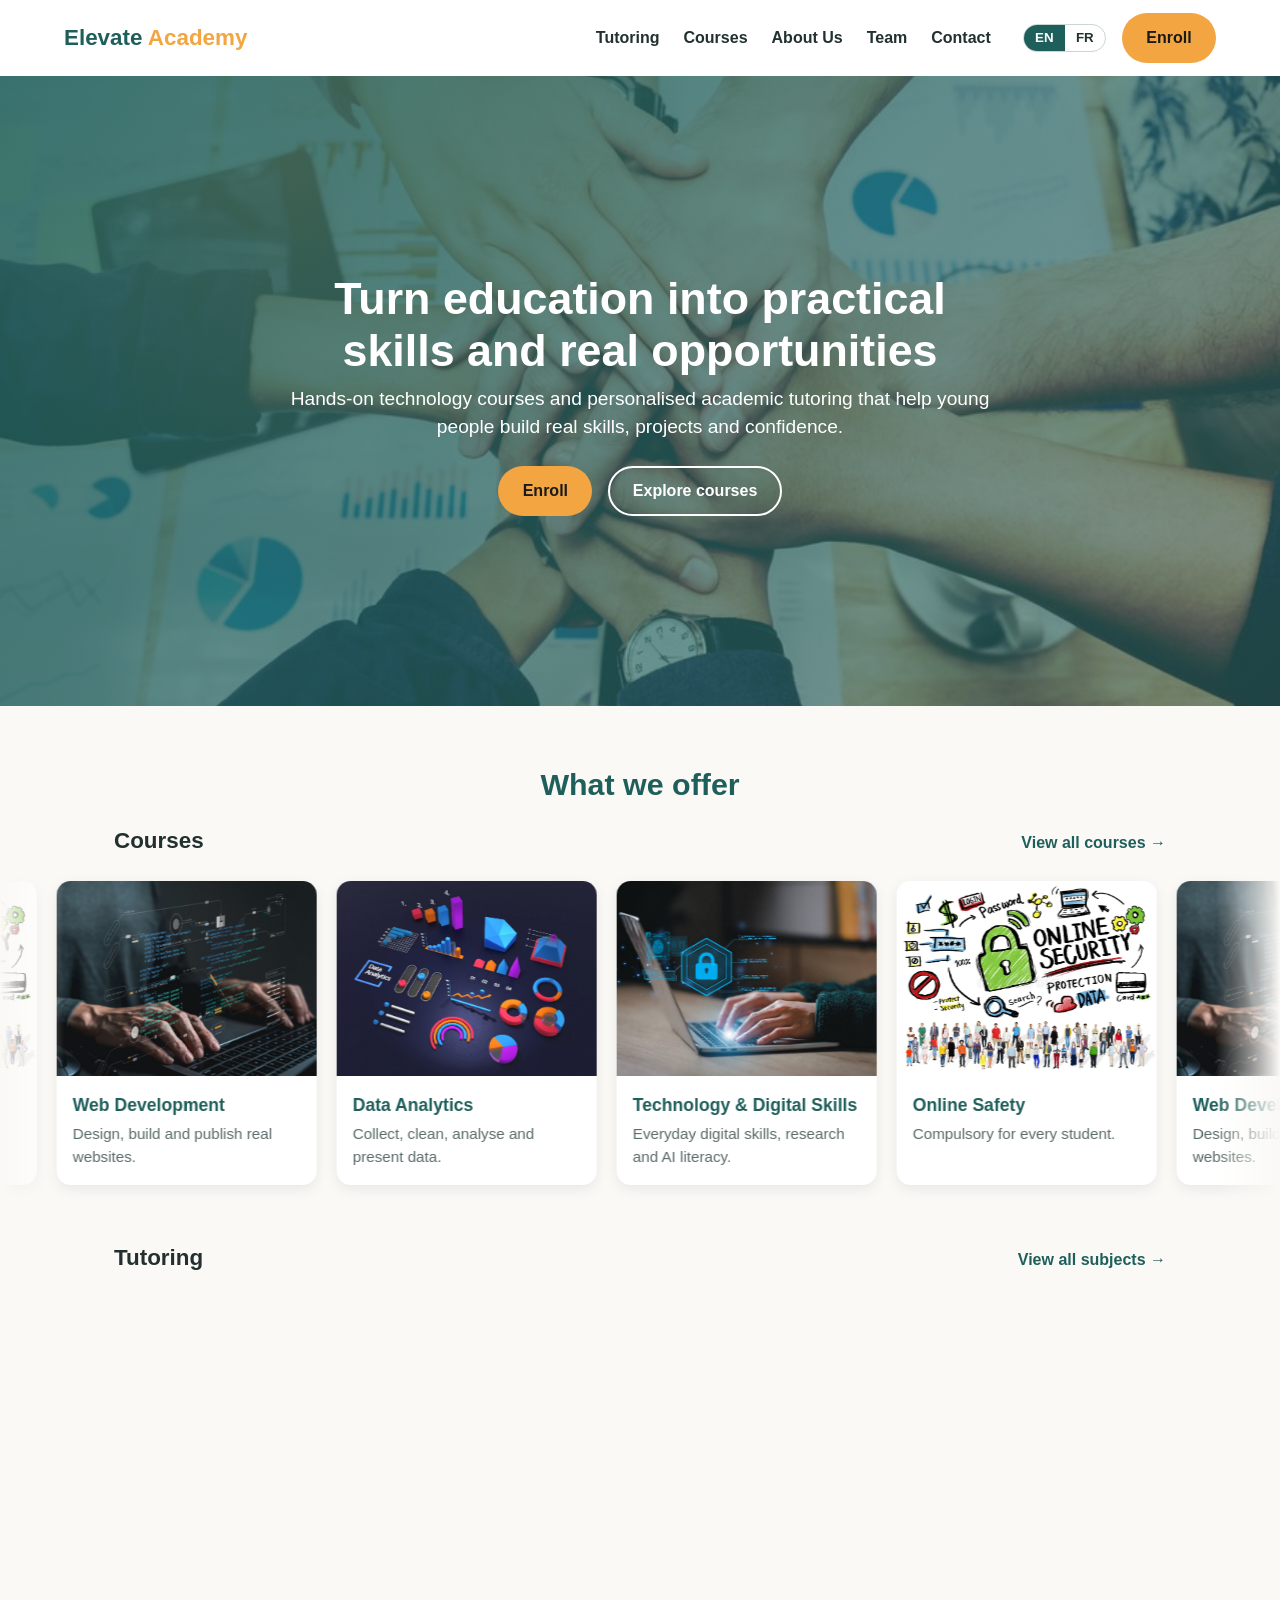
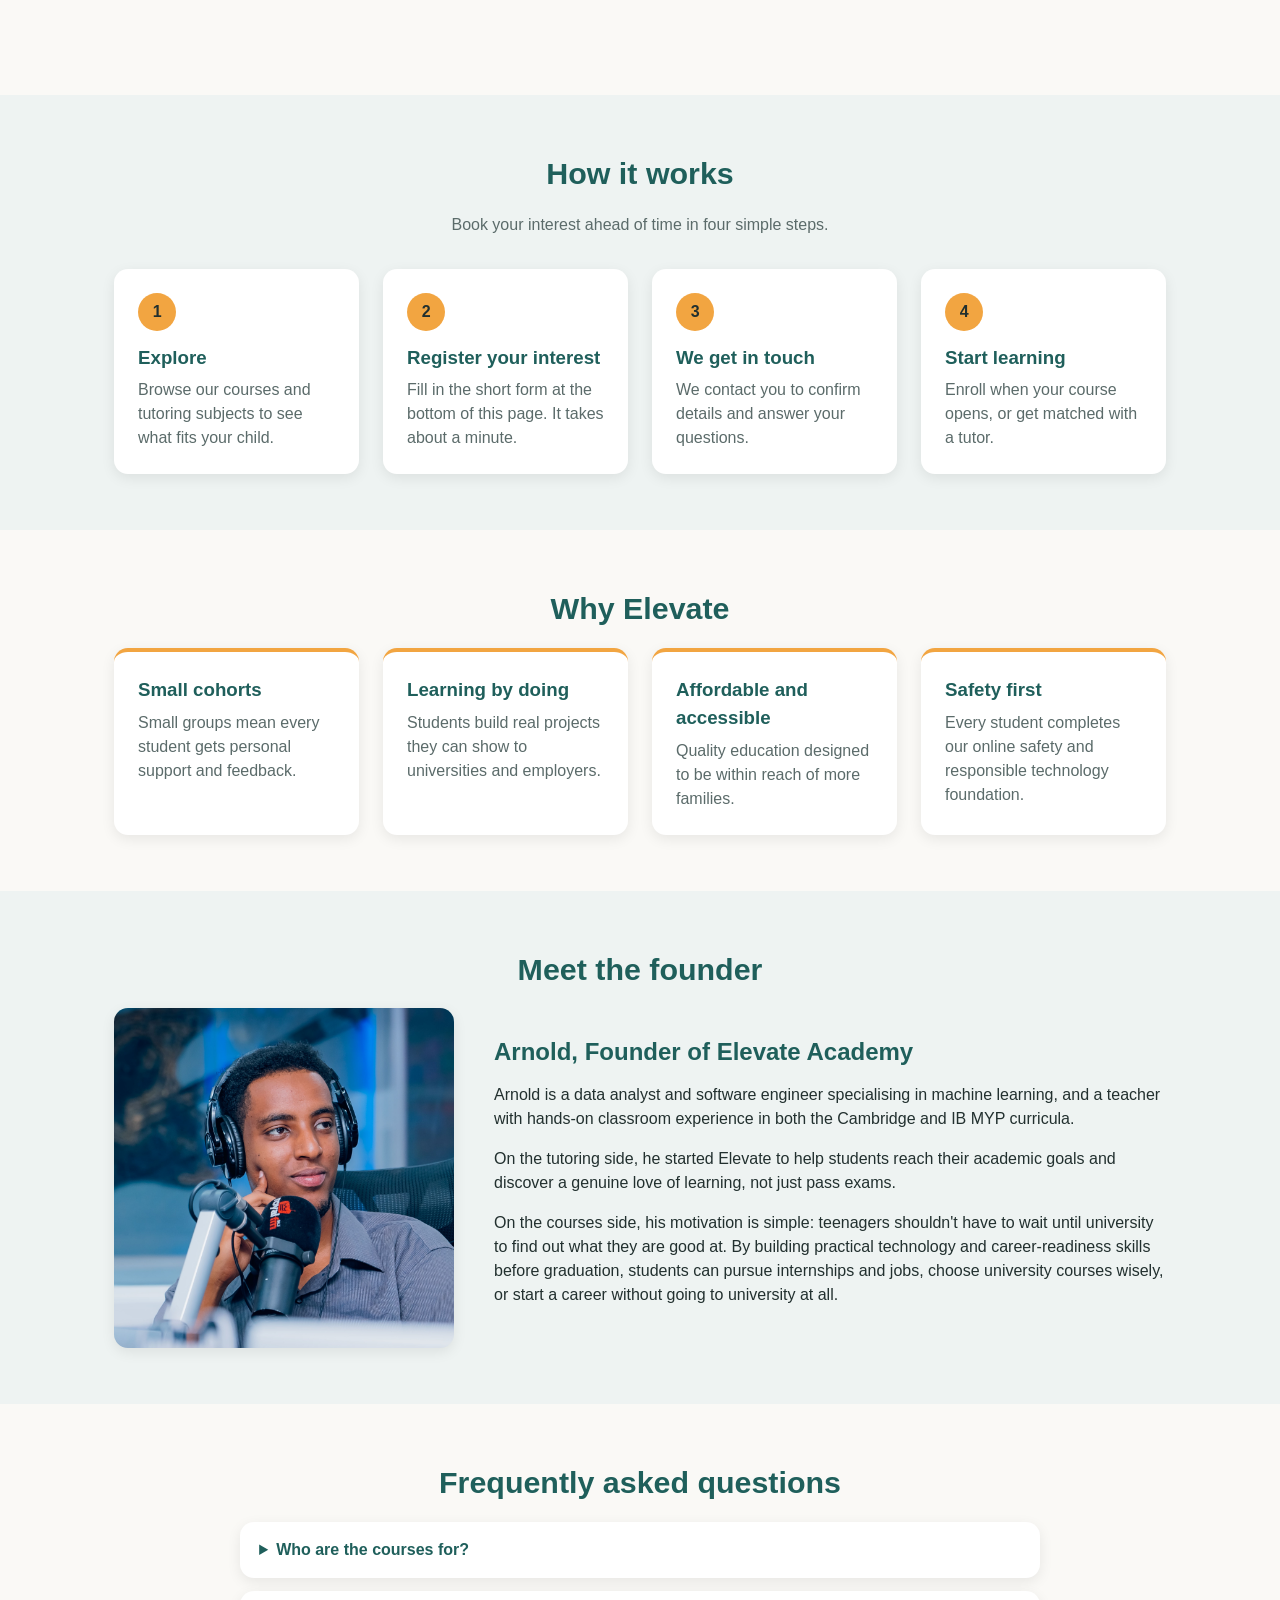
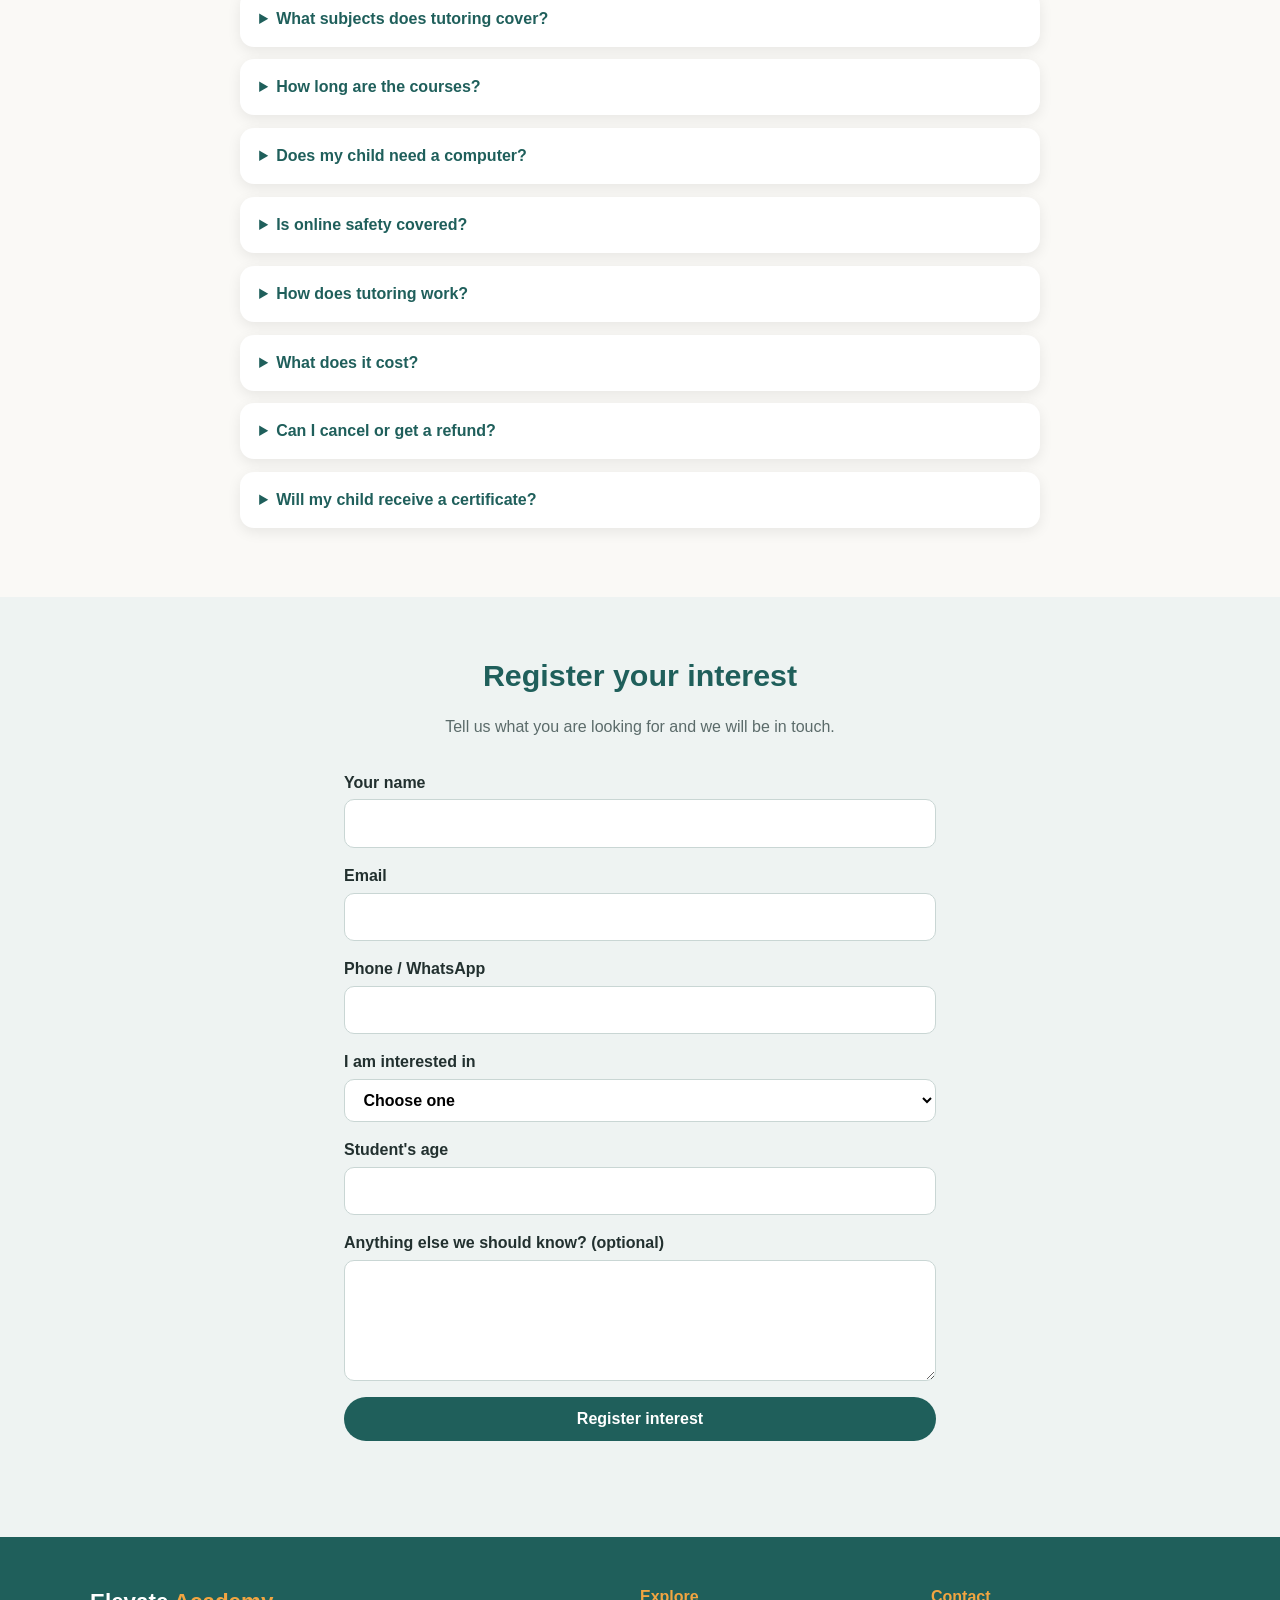
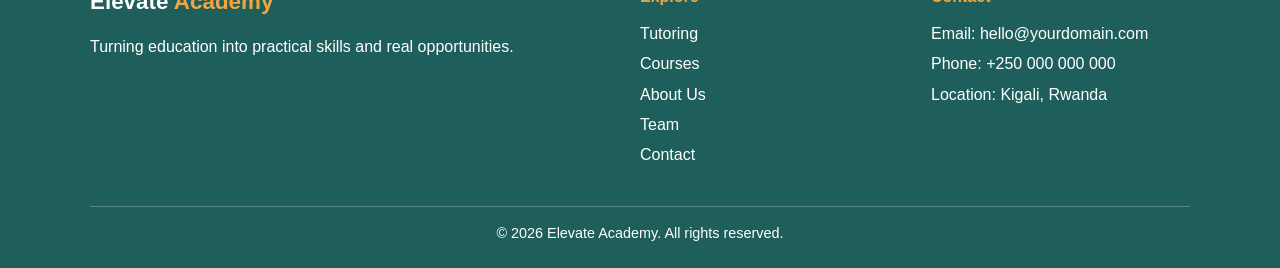
<file: index.html>
﻿<!DOCTYPE html>
<html lang="en">
<head>
  <meta charset="UTF-8">
  <meta name="viewport" content="width=device-width, initial-scale=1.0">
  <title>Elevate Academy - Practical tech skills and academic tutoring</title>
  <meta name="description" content="Hands-on technology courses and personalised academic tutoring that help young people build real skills, projects and confidence.">
  <link rel="stylesheet" href="css/main.css">
</head>
<body>
  <a class="skip-link" href="#main">Skip to main content</a>

  <!-- NAVIGATION -->
  <header class="site-header">
    <div class="nav-inner">
      <a class="logo" href="/">Elevate <span>Academy</span></a>
      <button class="nav-toggle" type="button" aria-label="Toggle menu" aria-expanded="false" aria-controls="site-nav">&#9776;</button>
      <nav id="site-nav" class="site-nav">
        <ul>
          <li><a href="/tutoring/">Tutoring</a></li>
          <li><a href="/courses/">Courses</a></li>
          <li><a href="/about.html">About Us</a></li>
          <li><a href="/team.html">Team</a></li>
          <li><a href="/contact.html">Contact</a></li>
        </ul>
        <div class="nav-actions">
          <div class="lang-switch" role="group" aria-label="Language">
            <button type="button" data-lang="en" class="active" aria-pressed="true">EN</button>
            <button type="button" data-lang="fr" aria-pressed="false">FR</button>
          </div>
          <a class="btn btn-accent" href="/enroll.html">Enroll</a>
        </div>
      </nav>
    </div>
  </header>

  <main id="main">

    <!-- HERO -->
    <section class="hero hero--home" style="background-image:url('images/hero/home.jpg')">
      <div class="hero-content">
        <h1>Turn education into practical skills and real opportunities</h1>
        <p>Hands-on technology courses and personalised academic tutoring that help young people build real skills, projects and confidence.</p>
        <div class="hero-buttons">
          <a class="btn btn-accent" href="/enroll.html">Enroll</a>
          <a class="btn btn-outline" href="/courses/">Explore courses</a>
        </div>
      </div>
    </section>

    <!-- WHAT WE OFFER: ROTATING CARDS -->
    <section class="section section--wide" id="offer">
      <h2>What we offer</h2>

      <!-- Courses: moves left to right -->
      <div class="carousel-block">
        <div class="carousel-head">
          <h3>Courses</h3>
          <a href="/courses/">View all courses &rarr;</a>
        </div>
        <div class="carousel" data-direction="right" aria-label="Courses">
          <div class="carousel-track">
            <a class="card" href="/courses/web-development.html">
              <div class="img-box" style="background-image:url('images/courses/web-development.jpg')"></div>
              <h3>Web Development</h3>
              <p>Design, build and publish real websites.</p>
            </a>
            <a class="card" href="/courses/data-analytics.html">
              <div class="img-box" style="background-image:url('images/courses/data-analytics.jpg')"></div>
              <h3>Data Analytics</h3>
              <p>Collect, clean, analyse and present data.</p>
            </a>
            <a class="card" href="/courses/technology-digital-skills.html">
              <div class="img-box" style="background-image:url('images/courses/technology-digital-skills.jpg')"></div>
              <h3>Technology &amp; Digital Skills</h3>
              <p>Everyday digital skills, research and AI literacy.</p>
            </a>
            <a class="card" href="/courses/online-safety.html">
              <div class="img-box" style="background-image:url('images/courses/online-safety.jpg')"></div>
              <h3>Online Safety</h3>
              <p>Compulsory for every student.</p>
            </a>
          </div>
        </div>
      </div>

      <!-- Tutoring: moves right to left -->
      <div class="carousel-block">
        <div class="carousel-head">
          <h3>Tutoring</h3>
          <a href="/tutoring/">View all subjects &rarr;</a>
        </div>
        <div class="carousel" data-direction="left" aria-label="Tutoring subjects">
          <div class="carousel-track">
            <!-- Add curricula inside each <p class="card-meta"></p> later. Empty ones stay hidden. -->
            <a class="card" href="/tutoring/mathematics.html">
              <div class="img-box" style="background-image:url('images/tutoring/mathematics.jpg')"></div>
              <h3>Mathematics</h3>
              <p class="card-meta"></p>
            </a>
            <a class="card" href="/tutoring/science.html">
              <div class="img-box" style="background-image:url('images/tutoring/science.jpg')"></div>
              <h3>Science</h3>
              <p class="card-meta"></p>
            </a>
            <a class="card" href="/tutoring/history.html">
              <div class="img-box" style="background-image:url('images/tutoring/history.jpg')"></div>
              <h3>History</h3>
              <p class="card-meta"></p>
            </a>
            <a class="card" href="/tutoring/geography.html">
              <div class="img-box" style="background-image:url('images/tutoring/geography.jpg')"></div>
              <h3>Geography</h3>
              <p class="card-meta"></p>
            </a>
            <a class="card" href="/tutoring/economics.html">
              <div class="img-box" style="background-image:url('images/tutoring/economics.jpg')"></div>
              <h3>Economics</h3>
              <p class="card-meta"></p>
            </a>
            <a class="card" href="/tutoring/entrepreneurship.html">
              <div class="img-box" style="background-image:url('images/tutoring/entrepreneurship.jpg')"></div>
              <h3>Entrepreneurship</h3>
              <p class="card-meta"></p>
            </a>
            <a class="card" href="/tutoring/arts.html">
              <div class="img-box" style="background-image:url('images/tutoring/arts.jpg')"></div>
              <h3>Arts</h3>
              <p class="card-meta"></p>
            </a>
            <a class="card" href="/tutoring/design.html">
              <div class="img-box" style="background-image:url('images/tutoring/design.jpg')"></div>
              <h3>Design</h3>
              <p class="card-meta"></p>
            </a>
            <a class="card" href="/tutoring/language-and-literature.html">
              <div class="img-box" style="background-image:url('images/tutoring/language-and-literature.jpg')"></div>
              <h3>Language &amp; Literature</h3>
              <p class="card-meta"></p>
            </a>
            <a class="card" href="/tutoring/language-acquisition.html">
              <div class="img-box" style="background-image:url('images/tutoring/language-acquisition.jpg')"></div>
              <h3>Language Acquisition</h3>
              <p class="card-meta"></p>
            </a>
            <a class="card" href="/tutoring/physical-and-health-education.html">
              <div class="img-box" style="background-image:url('images/tutoring/physical-and-health-education.jpg')"></div>
              <h3>Physical &amp; Health Education</h3>
              <p class="card-meta"></p>
            </a>
          </div>
        </div>
      </div>
    </section>

    <!-- HOW IT WORKS -->
    <section class="band band--alt" id="how-it-works">
      <div class="section">
        <h2>How it works</h2>
        <p class="section-intro">Book your interest ahead of time in four simple steps.</p>
        <ol class="steps">
          <li>
            <h3>Explore</h3>
            <p>Browse our courses and tutoring subjects to see what fits your child.</p>
          </li>
          <li>
            <h3>Register your interest</h3>
            <p>Fill in the short form at the bottom of this page. It takes about a minute.</p>
          </li>
          <li>
            <h3>We get in touch</h3>
            <p>We contact you to confirm details and answer your questions.</p>
          </li>
          <li>
            <h3>Start learning</h3>
            <p>Enroll when your course opens, or get matched with a tutor.</p>
          </li>
        </ol>
      </div>
    </section>

    <!-- WHY ELEVATE -->
    <section class="section" id="why-elevate">
      <h2>Why Elevate</h2>
      <div class="grid">
        <div class="feature">
          <h3>Small cohorts</h3>
          <p>Small groups mean every student gets personal support and feedback.</p>
        </div>
        <div class="feature">
          <h3>Learning by doing</h3>
          <p>Students build real projects they can show to universities and employers.</p>
        </div>
        <div class="feature">
          <h3>Affordable and accessible</h3>
          <p>Quality education designed to be within reach of more families.</p>
        </div>
        <div class="feature">
          <h3>Safety first</h3>
          <p>Every student completes our online safety and responsible technology foundation.</p>
        </div>
      </div>
    </section>

    <!-- MEET THE FOUNDER -->
    <section class="band band--alt" id="founder">
      <div class="section">
        <h2>Meet the founder</h2>
        <div class="founder">
          <div class="founder-photo" role="img" aria-label="Photo of Arnold, founder of Elevate Academy" style="background-image:url('images/home/founder.jpg')"></div>
          <div class="founder-text">
            <h3>Arnold, Founder of Elevate Academy</h3>
            <p>Arnold is a data analyst and software engineer specialising in machine learning, and a teacher with hands-on classroom experience in both the Cambridge and IB MYP curricula.</p>
            <p>On the tutoring side, he started Elevate to help students reach their academic goals and discover a genuine love of learning, not just pass exams.</p>
            <p>On the courses side, his motivation is simple: teenagers shouldn't have to wait until university to find out what they are good at. By building practical technology and career-readiness skills before graduation, students can pursue internships and jobs, choose university courses wisely, or start a career without going to university at all.</p>
          </div>
        </div>
      </div>
    </section>

    <!-- FAQ -->
    <section class="section" id="faq">
      <h2>Frequently asked questions</h2>
      <div class="faq">
        <details>
          <summary>Who are the courses for?</summary>
          <p>Our courses are designed for students aged 13 to 17. Content and pace are matched to each age group, and students can move up when they show they are ready.</p>
        </details>
        <details>
          <summary>What subjects does tutoring cover?</summary>
          <p>Mathematics, Science, History, Geography, Economics, Entrepreneurship, Arts, Design and the core MYP subject areas, across Cambridge, IGCSE, IB MYP, IB DP and A Level.</p>
        </details>
        <details>
          <summary>How long are the courses?</summary>
          <p>Our beginner courses run for four weeks. More advanced courses are longer or split into levels so nothing important is rushed.</p>
        </details>
        <details>
          <summary>Does my child need a computer?</summary>
          <p>For the technology courses, yes, access to a computer or laptop is needed. We share the exact requirements for each course before it starts, and we use free tools wherever we can.</p>
        </details>
        <details>
          <summary>Is online safety covered?</summary>
          <p>Yes. Every student completes our compulsory Online Safety and Responsible Technology Use foundation, whichever course they choose.</p>
        </details>
        <details>
          <summary>How does tutoring work?</summary>
          <p>We learn about your child's needs, match them with a suitable tutor, and arrange regular sessions (two a week to start). You receive a monthly progress report, and the subscription is month to month.</p>
        </details>
        <details>
          <summary>What does it cost?</summary>
          <p>We are finalising our prices with our first cohort. Register your interest below and we will share the details with you.</p>
        </details>
        <details>
          <summary>Can I cancel or get a refund?</summary>
          <p>Tutoring is month to month, so you can stop at any time. Our refund policy for courses will be published before enrollment opens.</p>
        </details>
        <details>
          <summary>Will my child receive a certificate?</summary>
          <p>Students who meet the attendance, participation and project requirements receive a completion certificate. It shows what they have completed, and is not a professional accreditation.</p>
        </details>
      </div>
    </section>

    <!-- REGISTER YOUR INTEREST -->
    <section class="band band--alt" id="interest">
      <div class="section section--narrow">
        <h2>Register your interest</h2>
        <p class="section-intro">Tell us what you are looking for and we will be in touch.</p>
        <form id="interest-form" class="form" data-form-type="interest" novalidate>
          <label>Your name
            <input type="text" name="name" required autocomplete="name">
          </label>
          <label>Email
            <input type="email" name="email" required autocomplete="email">
          </label>
          <label>Phone / WhatsApp
            <input type="tel" name="phone" autocomplete="tel">
          </label>
          <label>I am interested in
            <select name="interest" required>
              <option value="">Choose one</option>
              <option value="Courses">Courses</option>
              <option value="Tutoring">Tutoring</option>
              <option value="Both">Both</option>
            </select>
          </label>
          <label>Student's age
            <input type="number" name="studentAge" min="5" max="25">
          </label>
          <label>Anything else we should know? (optional)
            <textarea name="message" rows="4"></textarea>
          </label>
          <button class="btn btn-primary" type="submit">Register interest</button>
          <p class="form-status" role="status" aria-live="polite"></p>
        </form>
      </div>
    </section>

  </main>

  <!-- FOOTER -->
  <footer class="site-footer">
    <div class="footer-inner">
      <div>
        <a class="logo logo--light" href="/">Elevate <span>Academy</span></a>
        <p>Turning education into practical skills and real opportunities.</p>
      </div>
      <div>
        <h4>Explore</h4>
        <ul>
          <li><a href="/tutoring/">Tutoring</a></li>
          <li><a href="/courses/">Courses</a></li>
          <li><a href="/about.html">About Us</a></li>
          <li><a href="/team.html">Team</a></li>
          <li><a href="/contact.html">Contact</a></li>
        </ul>
      </div>
      <div>
        <h4>Contact</h4>
        <!-- PLACEHOLDERS: replace with real details -->
        <ul>
          <li>Email: hello@yourdomain.com</li>
          <li>Phone: +250 000 000 000</li>
          <li>Location: Kigali, Rwanda</li>
        </ul>
      </div>
    </div>
    <p class="copyright">&copy; <span id="year">2026</span> Elevate Academy. All rights reserved.</p>
  </footer>

  <script src="js/nav.js"></script>
  <script src="js/language.js"></script>
  <script src="js/carousel.js"></script>
  <script src="js/forms.js"></script>
</body>
</html>
</file>
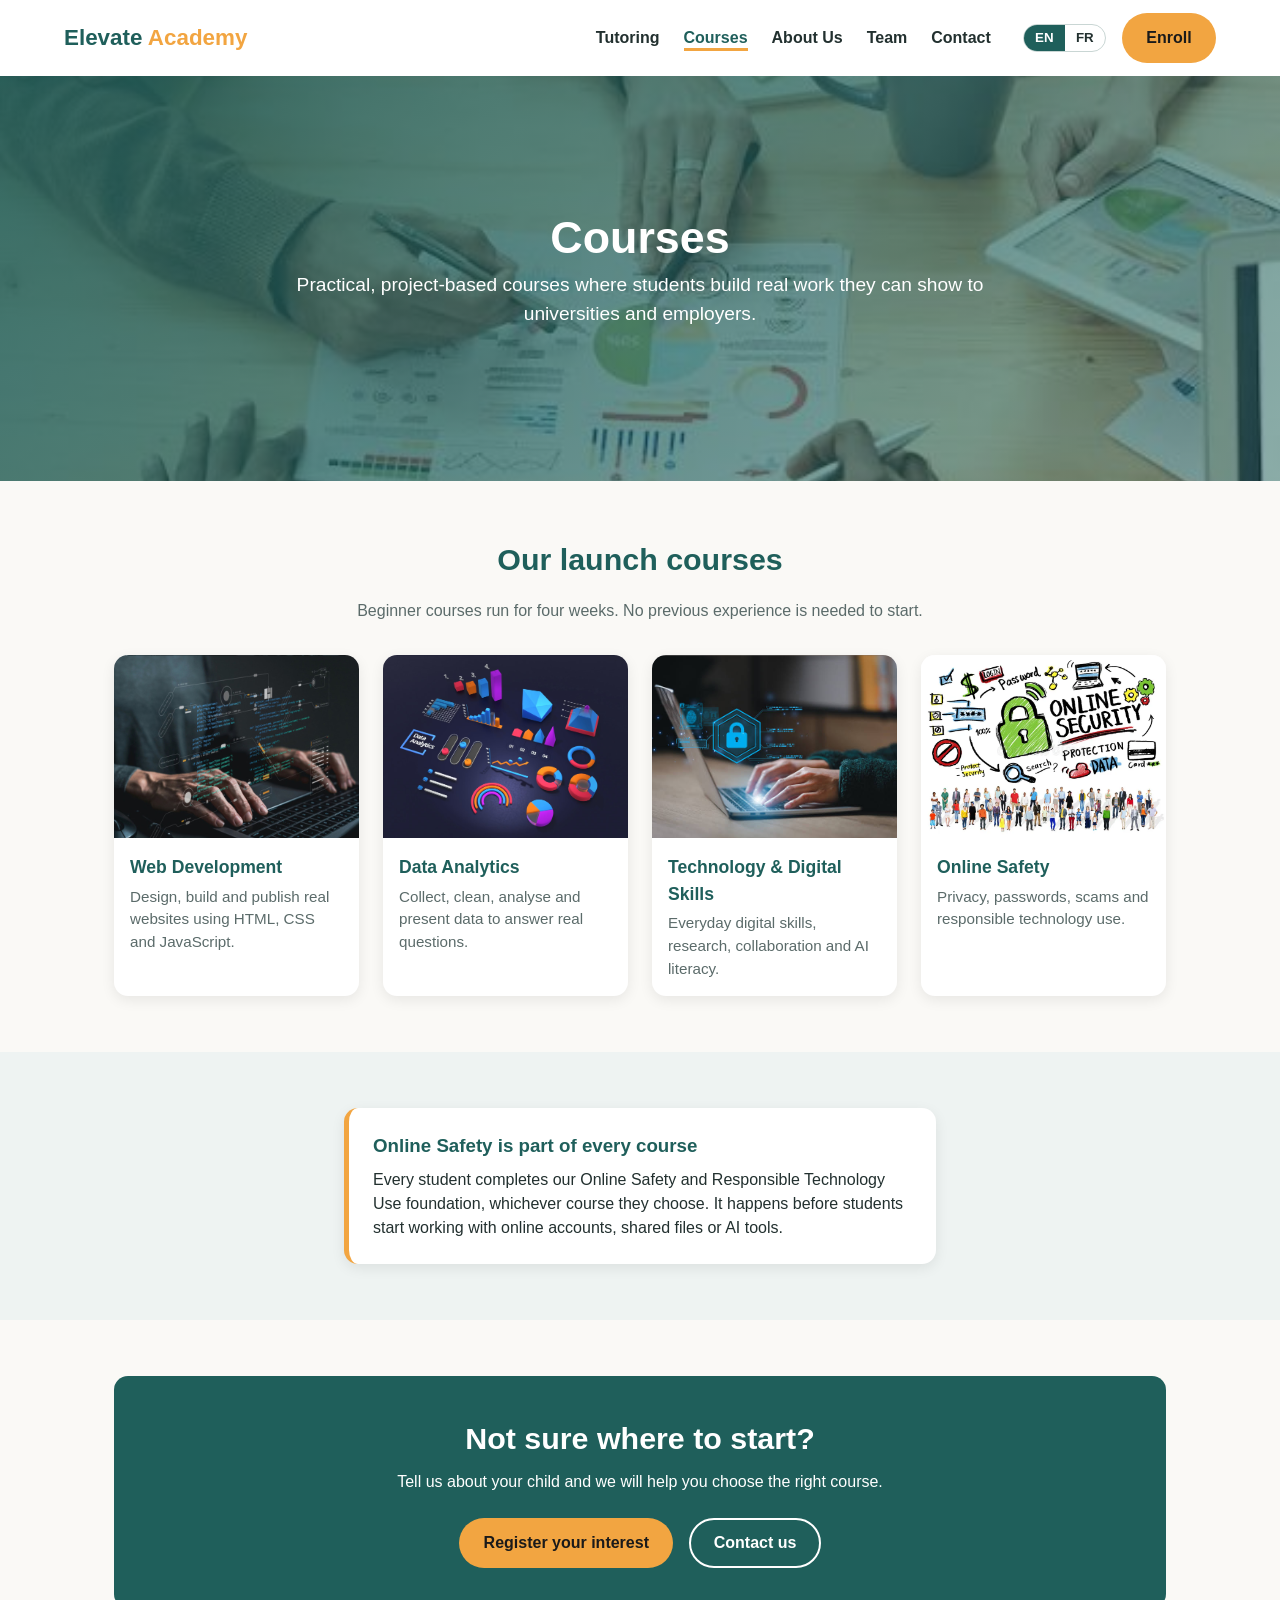
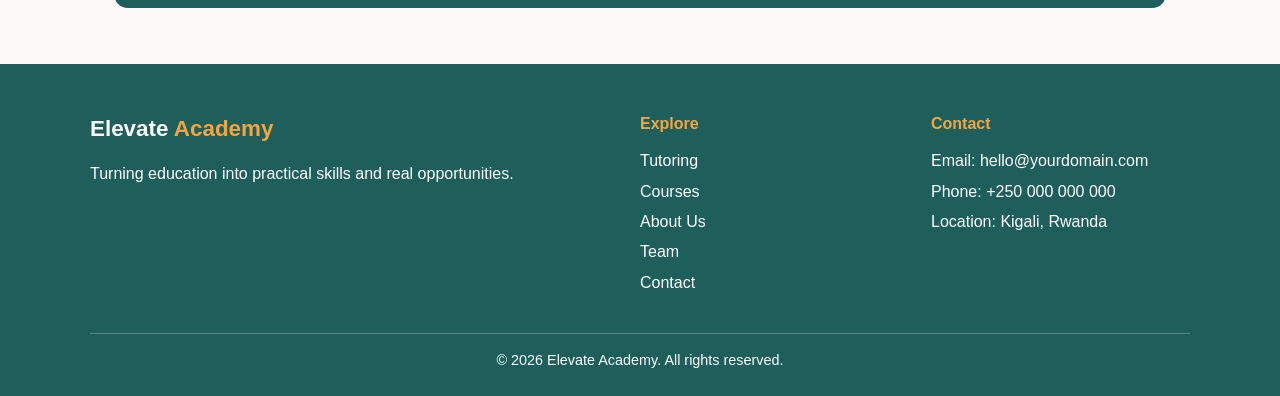
<file: courses/index.html>
﻿<!DOCTYPE html>
<html lang="en">
<head>
  <meta charset="UTF-8">
  <meta name="viewport" content="width=device-width, initial-scale=1.0">
  <title>Courses - Elevate Academy</title>
  <meta name="description" content="Practical, project-based technology courses for teens: Web Development, Data Analytics, Technology and Digital Skills, and Online Safety.">
  <link rel="stylesheet" href="../css/main.css">
</head>
<body>
  <a class="skip-link" href="#main">Skip to main content</a>

  <header class="site-header">
    <div class="nav-inner">
      <a class="logo" href="/">Elevate <span>Academy</span></a>
      <button class="nav-toggle" type="button" aria-label="Toggle menu" aria-expanded="false" aria-controls="site-nav">&#9776;</button>
      <nav id="site-nav" class="site-nav">
        <ul>
          <li><a href="/tutoring/">Tutoring</a></li>
          <li><a href="/courses/" aria-current="page">Courses</a></li>
          <li><a href="/about.html">About Us</a></li>
          <li><a href="/team.html">Team</a></li>
          <li><a href="/contact.html">Contact</a></li>
        </ul>
        <div class="nav-actions">
          <div class="lang-switch" role="group" aria-label="Language">
            <button type="button" data-lang="en" class="active" aria-pressed="true">EN</button>
            <button type="button" data-lang="fr" aria-pressed="false">FR</button>
          </div>
          <a class="btn btn-accent" href="/enroll.html">Enroll</a>
        </div>
      </nav>
    </div>
  </header>

  <main id="main">

    <section class="hero hero--page" style="background-image:url('../images/hero/courses.jpg')">
      <div class="hero-content">
        <h1>Courses</h1>
        <p>Practical, project-based courses where students build real work they can show to universities and employers.</p>
      </div>
    </section>

    <section class="section">
      <h2>Our launch courses</h2>
      <p class="section-intro">Beginner courses run for four weeks. No previous experience is needed to start.</p>
      <div class="grid">
        <a class="card" href="/courses/web-development.html">
          <div class="img-box" style="background-image:url('../images/courses/web-development.jpg')"></div>
          <h3>Web Development</h3>
          <p>Design, build and publish real websites using HTML, CSS and JavaScript.</p>
        </a>
        <a class="card" href="/courses/data-analytics.html">
          <div class="img-box" style="background-image:url('../images/courses/data-analytics.jpg')"></div>
          <h3>Data Analytics</h3>
          <p>Collect, clean, analyse and present data to answer real questions.</p>
        </a>
        <a class="card" href="/courses/technology-digital-skills.html">
          <div class="img-box" style="background-image:url('../images/courses/technology-digital-skills.jpg')"></div>
          <h3>Technology &amp; Digital Skills</h3>
          <p>Everyday digital skills, research, collaboration and AI literacy.</p>
        </a>
        <a class="card" href="/courses/online-safety.html">
          <div class="img-box" style="background-image:url('../images/courses/online-safety.jpg')"></div>
          <h3>Online Safety</h3>
          <p>Privacy, passwords, scams and responsible technology use.</p>
        </a>
      </div>
    </section>

    <section class="band band--alt">
      <div class="section section--narrow">
        <div class="note">
          <h3>Online Safety is part of every course</h3>
          <p>Every student completes our Online Safety and Responsible Technology Use foundation, whichever course they choose. It happens before students start working with online accounts, shared files or AI tools.</p>
        </div>
      </div>
    </section>

    <section class="section">
      <div class="cta-band">
        <h2>Not sure where to start?</h2>
        <p>Tell us about your child and we will help you choose the right course.</p>
        <div class="hero-buttons">
          <a class="btn btn-accent" href="/#interest">Register your interest</a>
          <a class="btn btn-outline" href="/contact.html">Contact us</a>
        </div>
      </div>
    </section>

  </main>

  <footer class="site-footer">
    <div class="footer-inner">
      <div>
        <a class="logo logo--light" href="/">Elevate <span>Academy</span></a>
        <p>Turning education into practical skills and real opportunities.</p>
      </div>
      <div>
        <h4>Explore</h4>
        <ul>
          <li><a href="/tutoring/">Tutoring</a></li>
          <li><a href="/courses/">Courses</a></li>
          <li><a href="/about.html">About Us</a></li>
          <li><a href="/team.html">Team</a></li>
          <li><a href="/contact.html">Contact</a></li>
        </ul>
      </div>
      <div>
        <h4>Contact</h4>
        <ul>
          <li>Email: hello@yourdomain.com</li>
          <li>Phone: +250 000 000 000</li>
          <li>Location: Kigali, Rwanda</li>
        </ul>
      </div>
    </div>
    <p class="copyright">&copy; <span id="year">2026</span> Elevate Academy. All rights reserved.</p>
  </footer>

  <script src="../js/nav.js"></script>
  <script src="../js/language.js"></script>
</body>
</html>
</file>
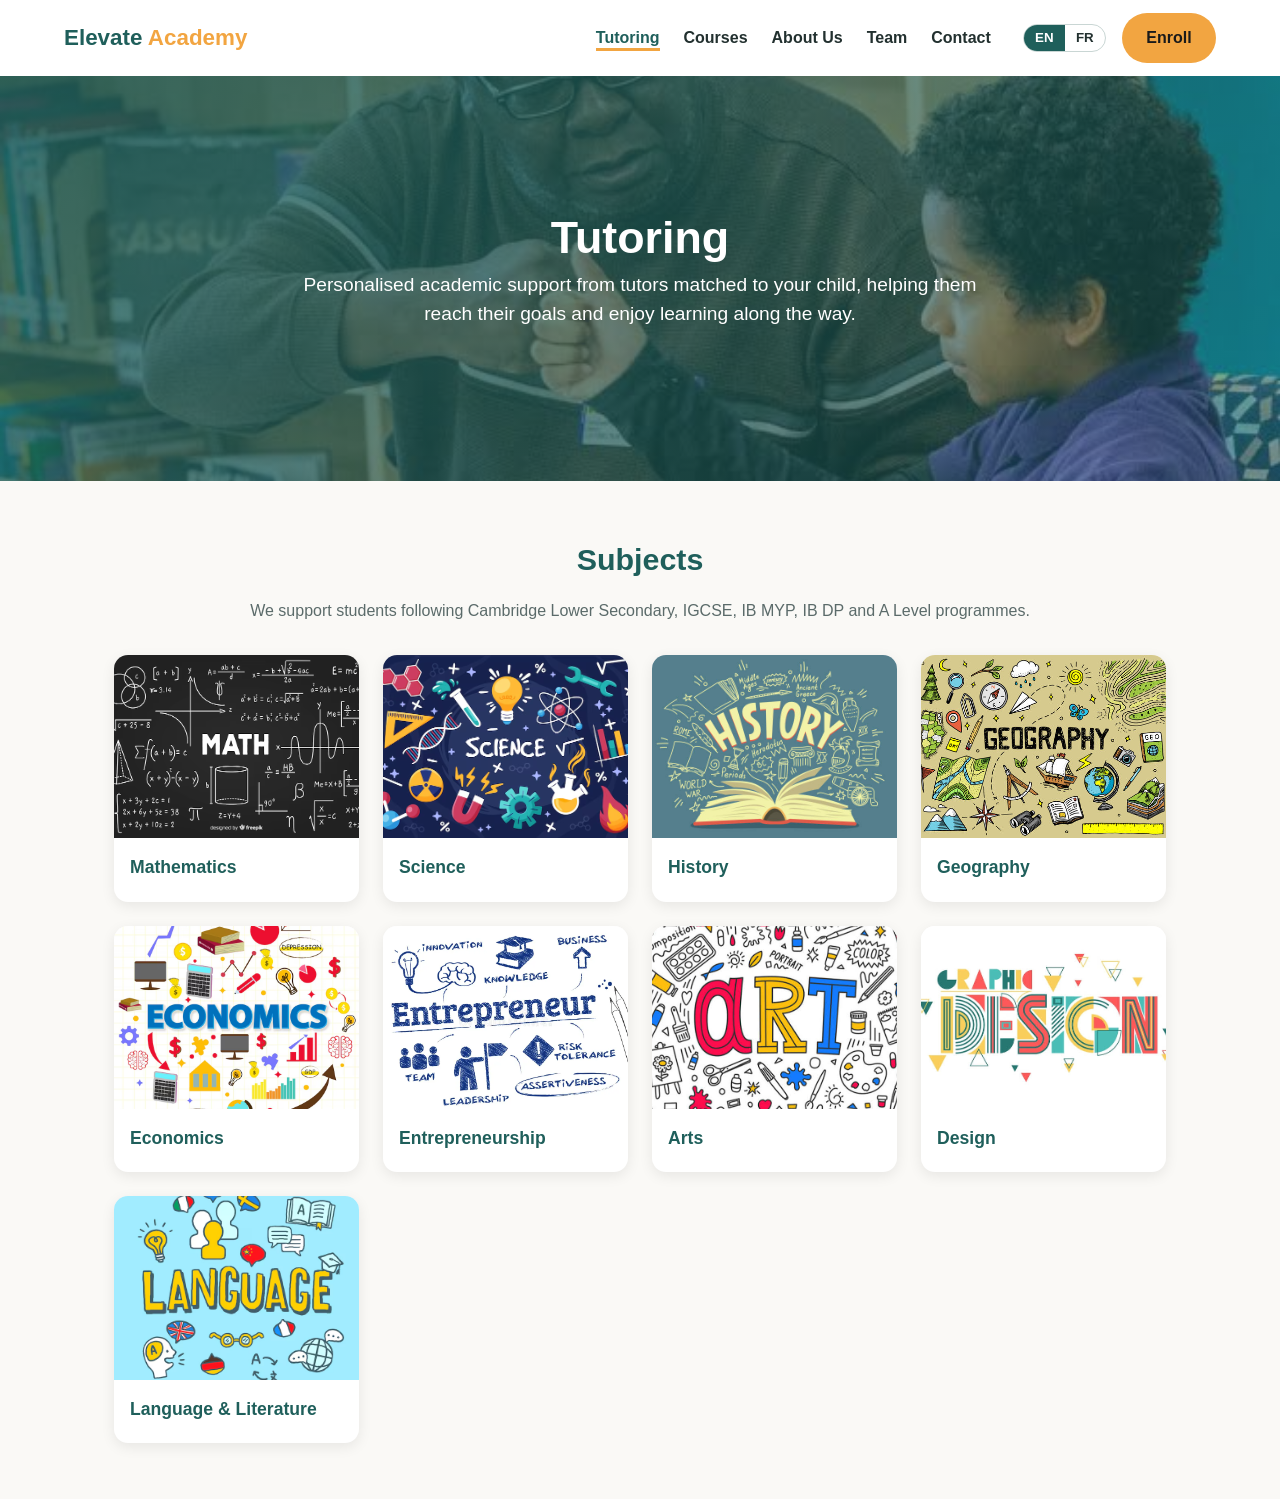
<file: tutoring/index.html>
﻿<!DOCTYPE html>
<html lang="en">
<head>
  <meta charset="UTF-8">
  <meta name="viewport" content="width=device-width, initial-scale=1.0">
  <title>Tutoring - Elevate Academy</title>
  <meta name="description" content="Personalised academic tutoring with tutors matched to your child, across Cambridge, IGCSE, IB MYP, IB DP and A Level subjects.">
  <link rel="stylesheet" href="../css/main.css">
</head>
<body>
  <a class="skip-link" href="#main">Skip to main content</a>

  <header class="site-header">
    <div class="nav-inner">
      <a class="logo" href="/">Elevate <span>Academy</span></a>
      <button class="nav-toggle" type="button" aria-label="Toggle menu" aria-expanded="false" aria-controls="site-nav">&#9776;</button>
      <nav id="site-nav" class="site-nav">
        <ul>
          <li><a href="/tutoring/" aria-current="page">Tutoring</a></li>
          <li><a href="/courses/">Courses</a></li>
          <li><a href="/about.html">About Us</a></li>
          <li><a href="/team.html">Team</a></li>
          <li><a href="/contact.html">Contact</a></li>
        </ul>
        <div class="nav-actions">
          <div class="lang-switch" role="group" aria-label="Language">
            <button type="button" data-lang="en" class="active" aria-pressed="true">EN</button>
            <button type="button" data-lang="fr" aria-pressed="false">FR</button>
          </div>
          <a class="btn btn-accent" href="/enroll.html">Enroll</a>
        </div>
      </nav>
    </div>
  </header>

  <main id="main">

    <section class="hero hero--page" style="background-image:url('../images/hero/tutoring.jpg')">
      <div class="hero-content">
        <h1>Tutoring</h1>
        <p>Personalised academic support from tutors matched to your child, helping them reach their goals and enjoy learning along the way.</p>
      </div>
    </section>

    <section class="section">
      <h2>Subjects</h2>
      <p class="section-intro">We support students following Cambridge Lower Secondary, IGCSE, IB MYP, IB DP and A Level programmes.</p>
      <div class="grid">
        <a class="card" href="/tutoring/mathematics.html">
          <div class="img-box" style="background-image:url('../images/tutoring/mathematics.jpg')"></div>
          <h3>Mathematics</h3>
          <p class="card-meta"></p>
        </a>
        <a class="card" href="/tutoring/science.html">
          <div class="img-box" style="background-image:url('../images/tutoring/science.jpg')"></div>
          <h3>Science</h3>
          <p class="card-meta"></p>
        </a>
        <a class="card" href="/tutoring/history.html">
          <div class="img-box" style="background-image:url('../images/tutoring/history.jpg')"></div>
          <h3>History</h3>
          <p class="card-meta"></p>
        </a>
        <a class="card" href="/tutoring/geography.html">
          <div class="img-box" style="background-image:url('../images/tutoring/geography.jpg')"></div>
          <h3>Geography</h3>
          <p class="card-meta"></p>
        </a>
        <a class="card" href="/tutoring/economics.html">
          <div class="img-box" style="background-image:url('../images/tutoring/economics.jpg')"></div>
          <h3>Economics</h3>
          <p class="card-meta"></p>
        </a>
        <a class="card" href="/tutoring/entrepreneurship.html">
          <div class="img-box" style="background-image:url('../images/tutoring/entrepreneurship.jpg')"></div>
          <h3>Entrepreneurship</h3>
          <p class="card-meta"></p>
        </a>
        <a class="card" href="/tutoring/arts.html">
          <div class="img-box" style="background-image:url('../images/tutoring/arts.jpg')"></div>
          <h3>Arts</h3>
          <p class="card-meta"></p>
        </a>
        <a class="card" href="/tutoring/design.html">
          <div class="img-box" style="background-image:url('../images/tutoring/design.jpg')"></div>
          <h3>Design</h3>
          <p class="card-meta"></p>
        </a>
        <a class="card" href="/tutoring/language-and-literature.html">
          <div class="img-box" style="background-image:url('../images/tutoring/language-and-literature.jpg')"></div>
          <h3>Language &amp; Literature</h3>
          <p class="card-meta"></p>
        </a>
</file>
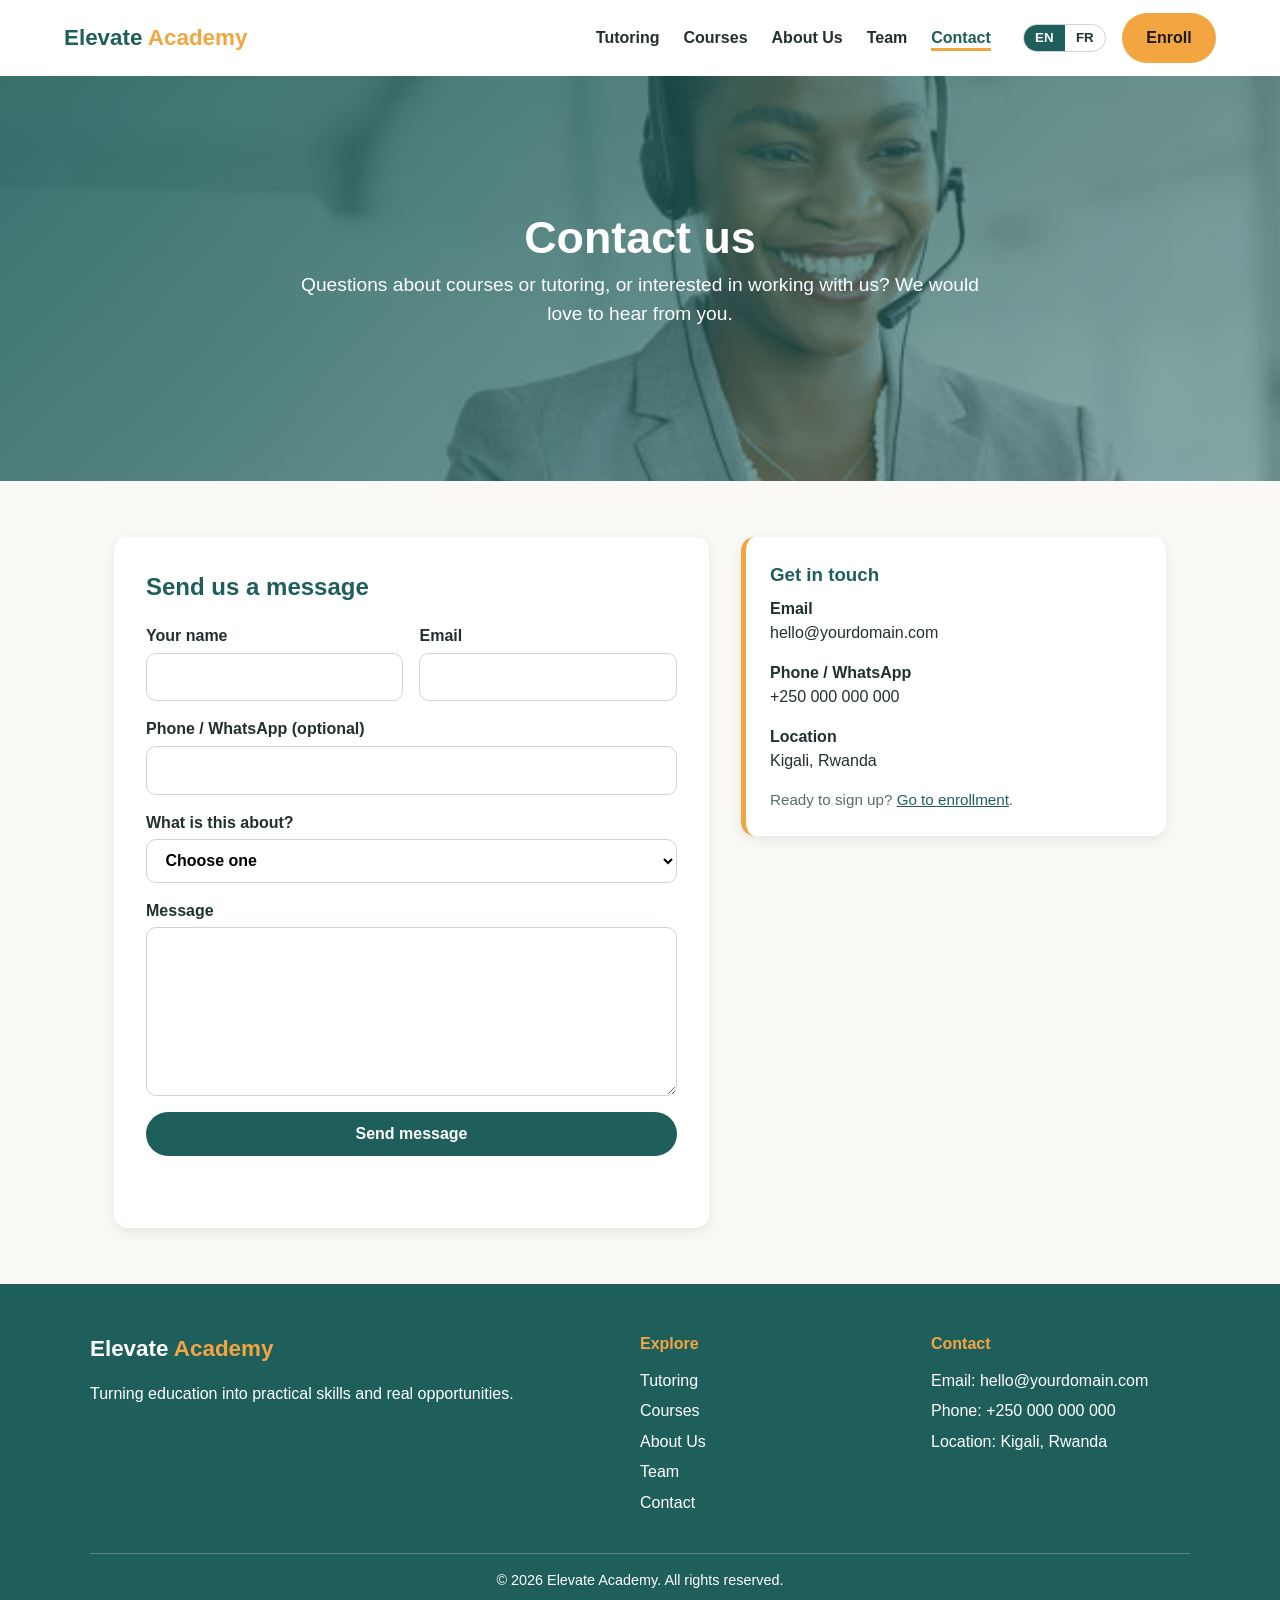
<file: contact.html>
﻿<!DOCTYPE html>
<html lang="en">
<head>
  <meta charset="UTF-8">
  <meta name="viewport" content="width=device-width, initial-scale=1.0">
  <title>Contact - Elevate Academy</title>
  <meta name="description" content="Get in touch with Elevate Academy with questions about courses, tutoring, or working with us.">
  <link rel="stylesheet" href="css/main.css">
</head>
<body>
  <a class="skip-link" href="#main">Skip to main content</a>

  <header class="site-header">
    <div class="nav-inner">
      <a class="logo" href="/">Elevate <span>Academy</span></a>
      <button class="nav-toggle" type="button" aria-label="Toggle menu" aria-expanded="false" aria-controls="site-nav">&#9776;</button>
      <nav id="site-nav" class="site-nav">
        <ul>
          <li><a href="/tutoring/">Tutoring</a></li>
          <li><a href="/courses/">Courses</a></li>
          <li><a href="/about.html">About Us</a></li>
          <li><a href="/team.html">Team</a></li>
          <li><a href="/contact.html" aria-current="page">Contact</a></li>
        </ul>
        <div class="nav-actions">
          <div class="lang-switch" role="group" aria-label="Language">
            <button type="button" data-lang="en" class="active" aria-pressed="true">EN</button>
            <button type="button" data-lang="fr" aria-pressed="false">FR</button>
          </div>
          <a class="btn btn-accent" href="/enroll.html">Enroll</a>
        </div>
      </nav>
    </div>
  </header>

  <main id="main">

    <section class="hero hero--page" style="background-image:url('images/hero/contact.jpg')">
      <div class="hero-content">
        <h1>Contact us</h1>
        <p>Questions about courses or tutoring, or interested in working with us? We would love to hear from you.</p>
      </div>
    </section>

    <section class="section">
      <div class="contact-layout">

        <div class="form-card">
          <h2>Send us a message</h2>
          <form id="contact-form" class="form" data-form-type="contact" novalidate>
            <div class="form-row">
              <label>Your name
                <input type="text" name="name" required autocomplete="name">
              </label>
              <label>Email
                <input type="email" name="email" required autocomplete="email">
              </label>
            </div>
            <label>Phone / WhatsApp (optional)
              <input type="tel" name="phone" autocomplete="tel">
            </label>
            <label>What is this about?
              <select name="topic" required>
                <option value="">Choose one</option>
                <option value="Courses">Courses</option>
                <option value="Tutoring">Tutoring</option>
                <option value="Working with us">Working with us</option>
                <option value="Something else">Something else</option>
              </select>
            </label>
            <label>Message
              <textarea name="message" rows="6" required></textarea>
            </label>
            <button class="btn btn-primary" type="submit">Send message</button>
            <p class="form-status" role="status" aria-live="polite"></p>
          </form>
        </div>

        <aside class="note contact-details">
          <h3>Get in touch</h3>
          <!-- PLACEHOLDERS: replace with real details -->
          <ul class="contact-list">
            <li><strong>Email</strong><br>hello@yourdomain.com</li>
            <li><strong>Phone / WhatsApp</strong><br>+250 000 000 000</li>
            <li><strong>Location</strong><br>Kigali, Rwanda</li>
          </ul>
          <p class="small">Ready to sign up? <a href="/enroll.html">Go to enrollment</a>.</p>
        </aside>

      </div>
    </section>

  </main>

  <footer class="site-footer">
    <div class="footer-inner">
      <div>
        <a class="logo logo--light" href="/">Elevate <span>Academy</span></a>
        <p>Turning education into practical skills and real opportunities.</p>
      </div>
      <div>
        <h4>Explore</h4>
        <ul>
          <li><a href="/tutoring/">Tutoring</a></li>
          <li><a href="/courses/">Courses</a></li>
          <li><a href="/about.html">About Us</a></li>
          <li><a href="/team.html">Team</a></li>
          <li><a href="/contact.html">Contact</a></li>
        </ul>
      </div>
      <div>
        <h4>Contact</h4>
        <ul>
          <li>Email: hello@yourdomain.com</li>
          <li>Phone: +250 000 000 000</li>
          <li>Location: Kigali, Rwanda</li>
        </ul>
      </div>
    </div>
    <p class="copyright">&copy; <span id="year">2026</span> Elevate Academy. All rights reserved.</p>
  </footer>

  <script src="js/nav.js"></script>
  <script src="js/language.js"></script>
  <script src="js/forms.js"></script>
</body>
</html>
</file>
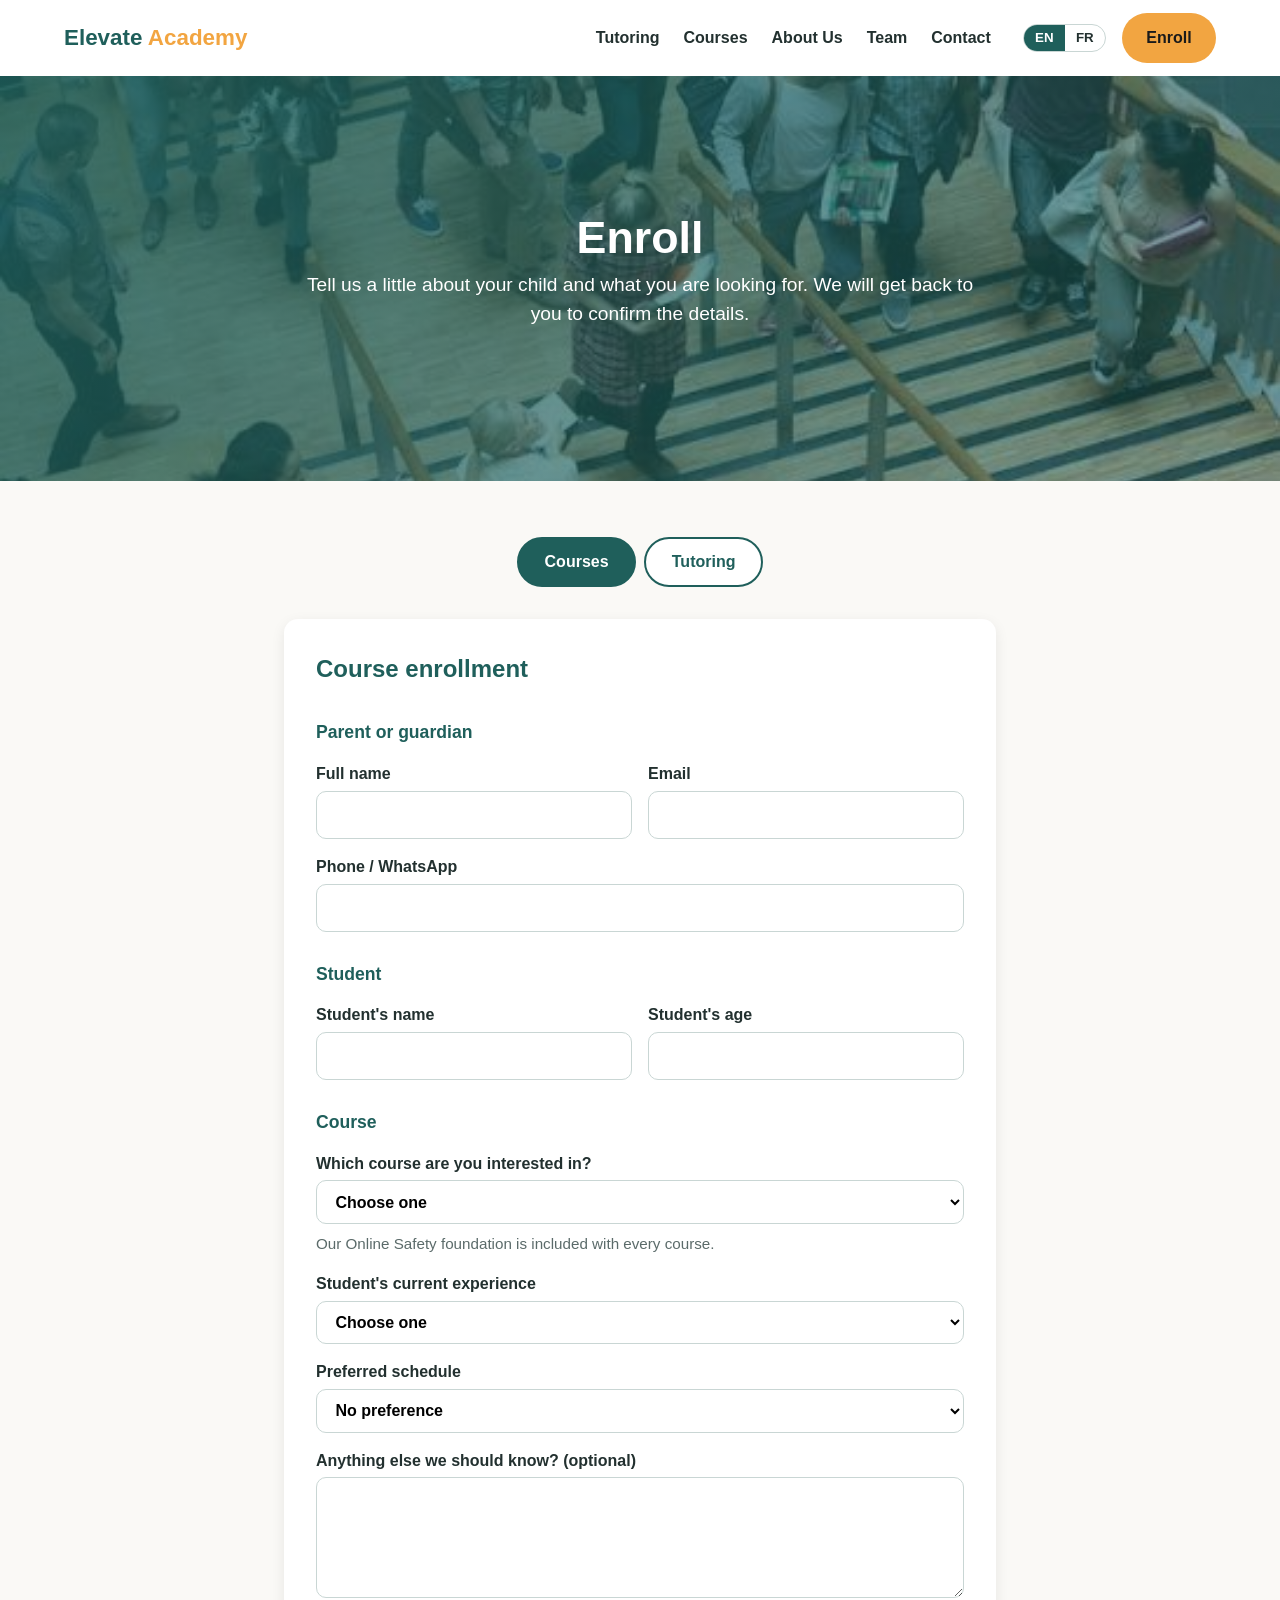
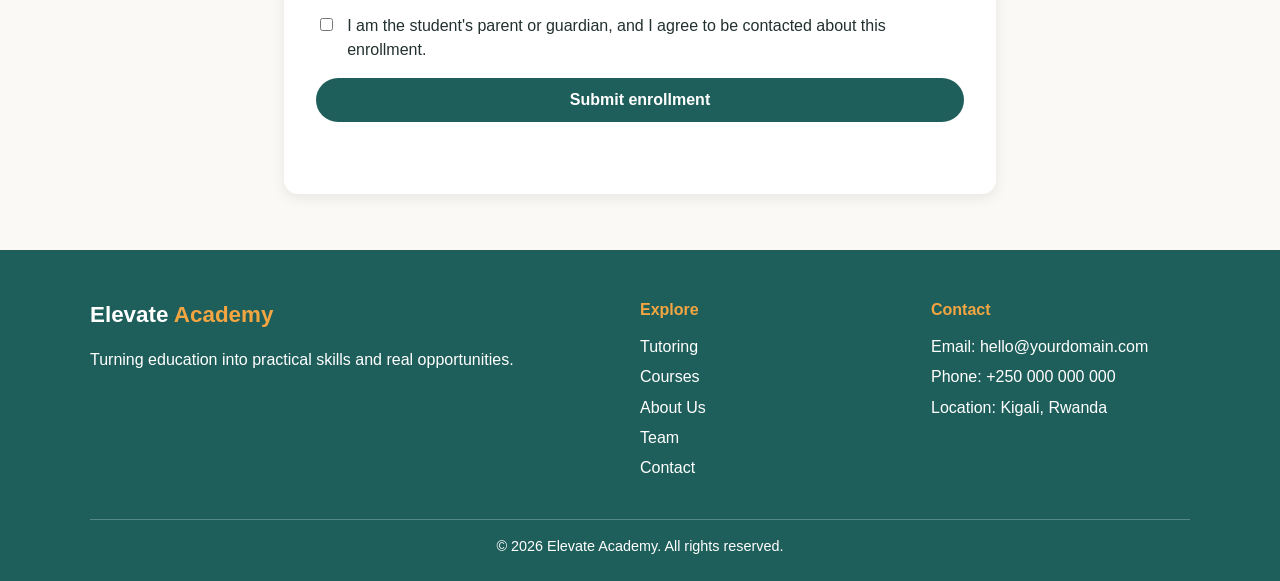
<file: enroll.html>
﻿<!DOCTYPE html>
<html lang="en">
<head>
  <meta charset="UTF-8">
  <meta name="viewport" content="width=device-width, initial-scale=1.0">
  <title>Enroll - Elevate Academy</title>
  <meta name="description" content="Enroll your child in an Elevate Academy course or tutoring programme.">
  <link rel="stylesheet" href="css/main.css">
</head>
<body>
  <a class="skip-link" href="#main">Skip to main content</a>

  <header class="site-header">
    <div class="nav-inner">
      <a class="logo" href="/">Elevate <span>Academy</span></a>
      <button class="nav-toggle" type="button" aria-label="Toggle menu" aria-expanded="false" aria-controls="site-nav">&#9776;</button>
      <nav id="site-nav" class="site-nav">
        <ul>
          <li><a href="/tutoring/">Tutoring</a></li>
          <li><a href="/courses/">Courses</a></li>
          <li><a href="/about.html">About Us</a></li>
          <li><a href="/team.html">Team</a></li>
          <li><a href="/contact.html">Contact</a></li>
        </ul>
        <div class="nav-actions">
          <div class="lang-switch" role="group" aria-label="Language">
            <button type="button" data-lang="en" class="active" aria-pressed="true">EN</button>
            <button type="button" data-lang="fr" aria-pressed="false">FR</button>
          </div>
          <a class="btn btn-accent" href="/enroll.html">Enroll</a>
        </div>
      </nav>
    </div>
  </header>

  <main id="main">

    <section class="hero hero--page" style="background-image:url('images/hero/enroll.jpg')">
      <div class="hero-content">
        <h1>Enroll</h1>
        <p>Tell us a little about your child and what you are looking for. We will get back to you to confirm the details.</p>
      </div>
    </section>

    <section class="section section--form">

      <div class="tabs" role="tablist" aria-label="Enrollment type">
        <button class="tab active" type="button" role="tab" data-tab="courses" aria-selected="true" aria-controls="panel-courses">Courses</button>
        <button class="tab" type="button" role="tab" data-tab="tutoring" aria-selected="false" aria-controls="panel-tutoring">Tutoring</button>
      </div>

      <!-- COURSE ENROLLMENT -->
      <div class="tab-panel form-card" id="panel-courses" role="tabpanel">
        <h2>Course enrollment</h2>
        <form class="form" data-form-type="course-enrollment" novalidate>

          <h3>Parent or guardian</h3>
          <div class="form-row">
            <label>Full name
              <input type="text" name="parentName" required autocomplete="name">
            </label>
            <label>Email
              <input type="email" name="email" required autocomplete="email">
            </label>
          </div>
          <label>Phone / WhatsApp
            <input type="tel" name="phone" required autocomplete="tel">
          </label>

          <h3>Student</h3>
          <div class="form-row">
            <label>Student's name
              <input type="text" name="studentName" required>
            </label>
            <label>Student's age
              <input type="number" name="studentAge" min="10" max="18" required>
            </label>
          </div>

          <h3>Course</h3>
          <label>Which course are you interested in?
            <select name="course" required>
              <option value="">Choose one</option>
              <option value="Web Development">Web Development</option>
              <option value="Data Analytics">Data Analytics</option>
              <option value="Technology &amp; Digital Skills">Technology &amp; Digital Skills</option>
              <option value="Not sure yet">Not sure yet, I would like advice</option>
            </select>
          </label>
          <p class="small">Our Online Safety foundation is included with every course.</p>
          <label>Student's current experience
            <select name="experience" required>
              <option value="">Choose one</option>
              <option value="Complete beginner">Complete beginner</option>
              <option value="Some experience">Some experience</option>
              <option value="Experienced">Experienced</option>
            </select>
          </label>
          <label>Preferred schedule
            <select name="schedule">
              <option value="No preference">No preference</option>
              <option value="Saturdays">Saturdays</option>
              <option value="Weekday afternoons">Weekday afternoons</option>
              <option value="Weekday evenings">Weekday evenings</option>
            </select>
          </label>
          <label>Anything else we should know? (optional)
            <textarea name="message" rows="4"></textarea>
          </label>

          <label class="check">
            <input type="checkbox" name="consent" value="Yes" required>
            <span>I am the student's parent or guardian, and I agree to be contacted about this enrollment.</span>
          </label>

          <button class="btn btn-primary" type="submit">Submit enrollment</button>
          <p class="form-status" role="status" aria-live="polite"></p>
        </form>
      </div>

      <!-- TUTORING ENROLLMENT -->
      <div class="tab-panel form-card" id="panel-tutoring" role="tabpanel" hidden>
        <h2>Tutoring enrollment</h2>
        <form class="form" data-form-type="tutoring-enrollment" novalidate>

          <h3>Parent or guardian</h3>
          <div class="form-row">
            <label>Full name
              <input type="text" name="parentName" required autocomplete="name">
            </label>
            <label>Email
              <input type="email" name="email" required autocomplete="email">
            </label>
          </div>
          <label>Phone / WhatsApp
            <input type="tel" name="phone" required autocomplete="tel">
          </label>

          <h3>Student</h3>
          <div class="form-row">
            <label>Student's name
              <input type="text" name="studentName" required>
            </label>
            <label>Student's age
              <input type="number" name="studentAge" min="5" max="19" required>
            </label>
          </div>
          <label>Current year or grade
            <input type="text" name="grade" required>
          </label>

          <h3>Tutoring needs</h3>
          <label>Programme
            <select name="programme" required>
              <option value="">Choose one</option>
              <option value="Cambridge Lower Secondary">Cambridge Lower Secondary</option>
              <option value="IGCSE">IGCSE</option>
              <option value="IB MYP">IB MYP</option>
              <option value="IB DP">IB DP</option>
              <option value="A Level">A Level</option>
              <option value="Not sure">Not sure</option>
            </select>
          </label>
          <label>Subject(s) needed
            <input type="text" name="subjects" required placeholder="For example: Mathematics, Science">
          </label>
          <label>What does your child need help with?
            <textarea name="needs" rows="4" required></textarea>
          </label>
          <label>Preferred times
            <select name="schedule">
              <option value="Flexible">Flexible</option>
              <option value="Weekday afternoons">Weekday afternoons</option>
              <option value="Weekday evenings">Weekday evenings</option>
              <option value="Weekends">Weekends</option>
            </select>
          </label>

          <label class="check">
            <input type="checkbox" name="consent" value="Yes" required>
            <span>I am the student's parent or guardian, and I agree to be contacted about this enrollment.</span>
          </label>

          <button class="btn btn-primary" type="submit">Submit enrollment</button>
          <p class="form-status" role="status" aria-live="polite"></p>
        </form>
      </div>

    </section>

  </main>

  <footer class="site-footer">
    <div class="footer-inner">
      <div>
        <a class="logo logo--light" href="/">Elevate <span>Academy</span></a>
        <p>Turning education into practical skills and real opportunities.</p>
      </div>
      <div>
        <h4>Explore</h4>
        <ul>
          <li><a href="/tutoring/">Tutoring</a></li>
          <li><a href="/courses/">Courses</a></li>
          <li><a href="/about.html">About Us</a></li>
          <li><a href="/team.html">Team</a></li>
          <li><a href="/contact.html">Contact</a></li>
        </ul>
      </div>
      <div>
        <h4>Contact</h4>
        <ul>
          <li>Email: hello@yourdomain.com</li>
          <li>Phone: +250 000 000 000</li>
          <li>Location: Kigali, Rwanda</li>
        </ul>
      </div>
    </div>
    <p class="copyright">&copy; <span id="year">2026</span> Elevate Academy. All rights reserved.</p>
  </footer>

  <script src="js/nav.js"></script>
  <script src="js/language.js"></script>
  <script src="js/enroll.js"></script>
  <script src="js/forms.js"></script>
</body>
</html>
</file>
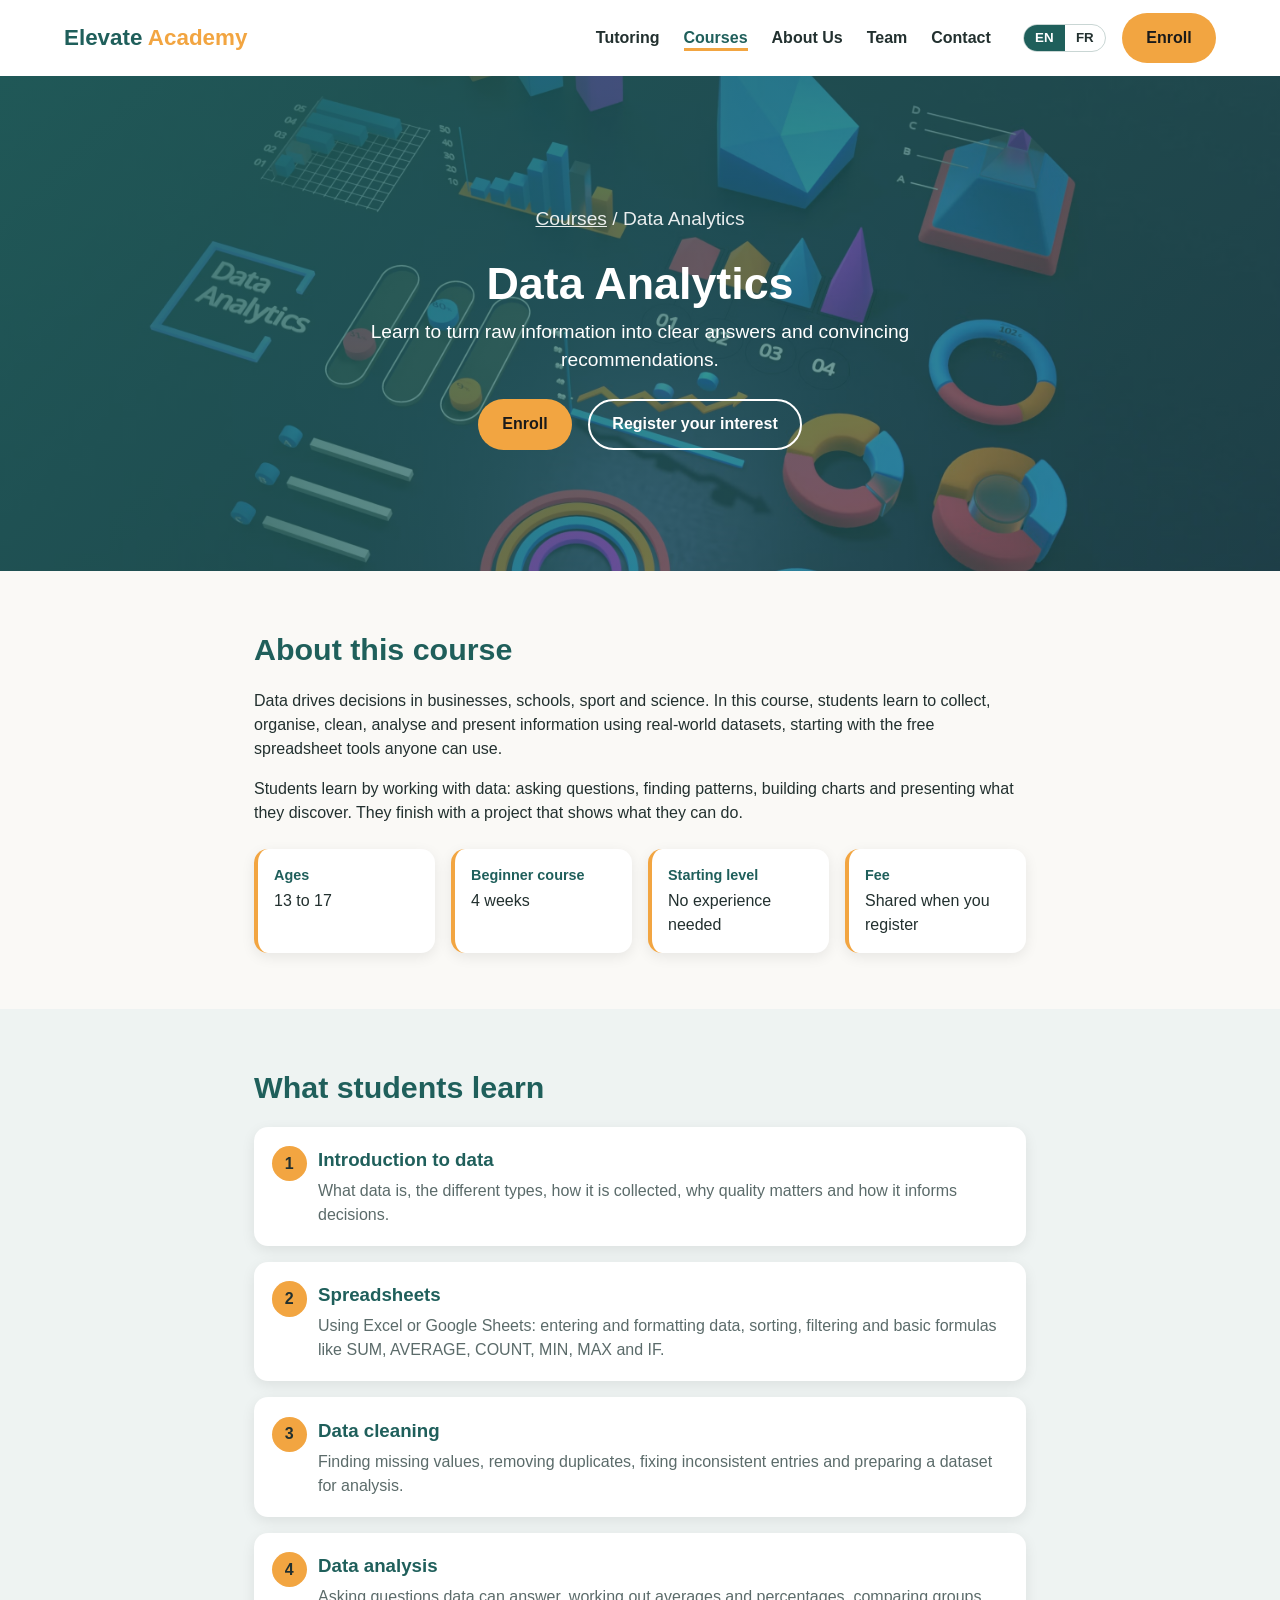
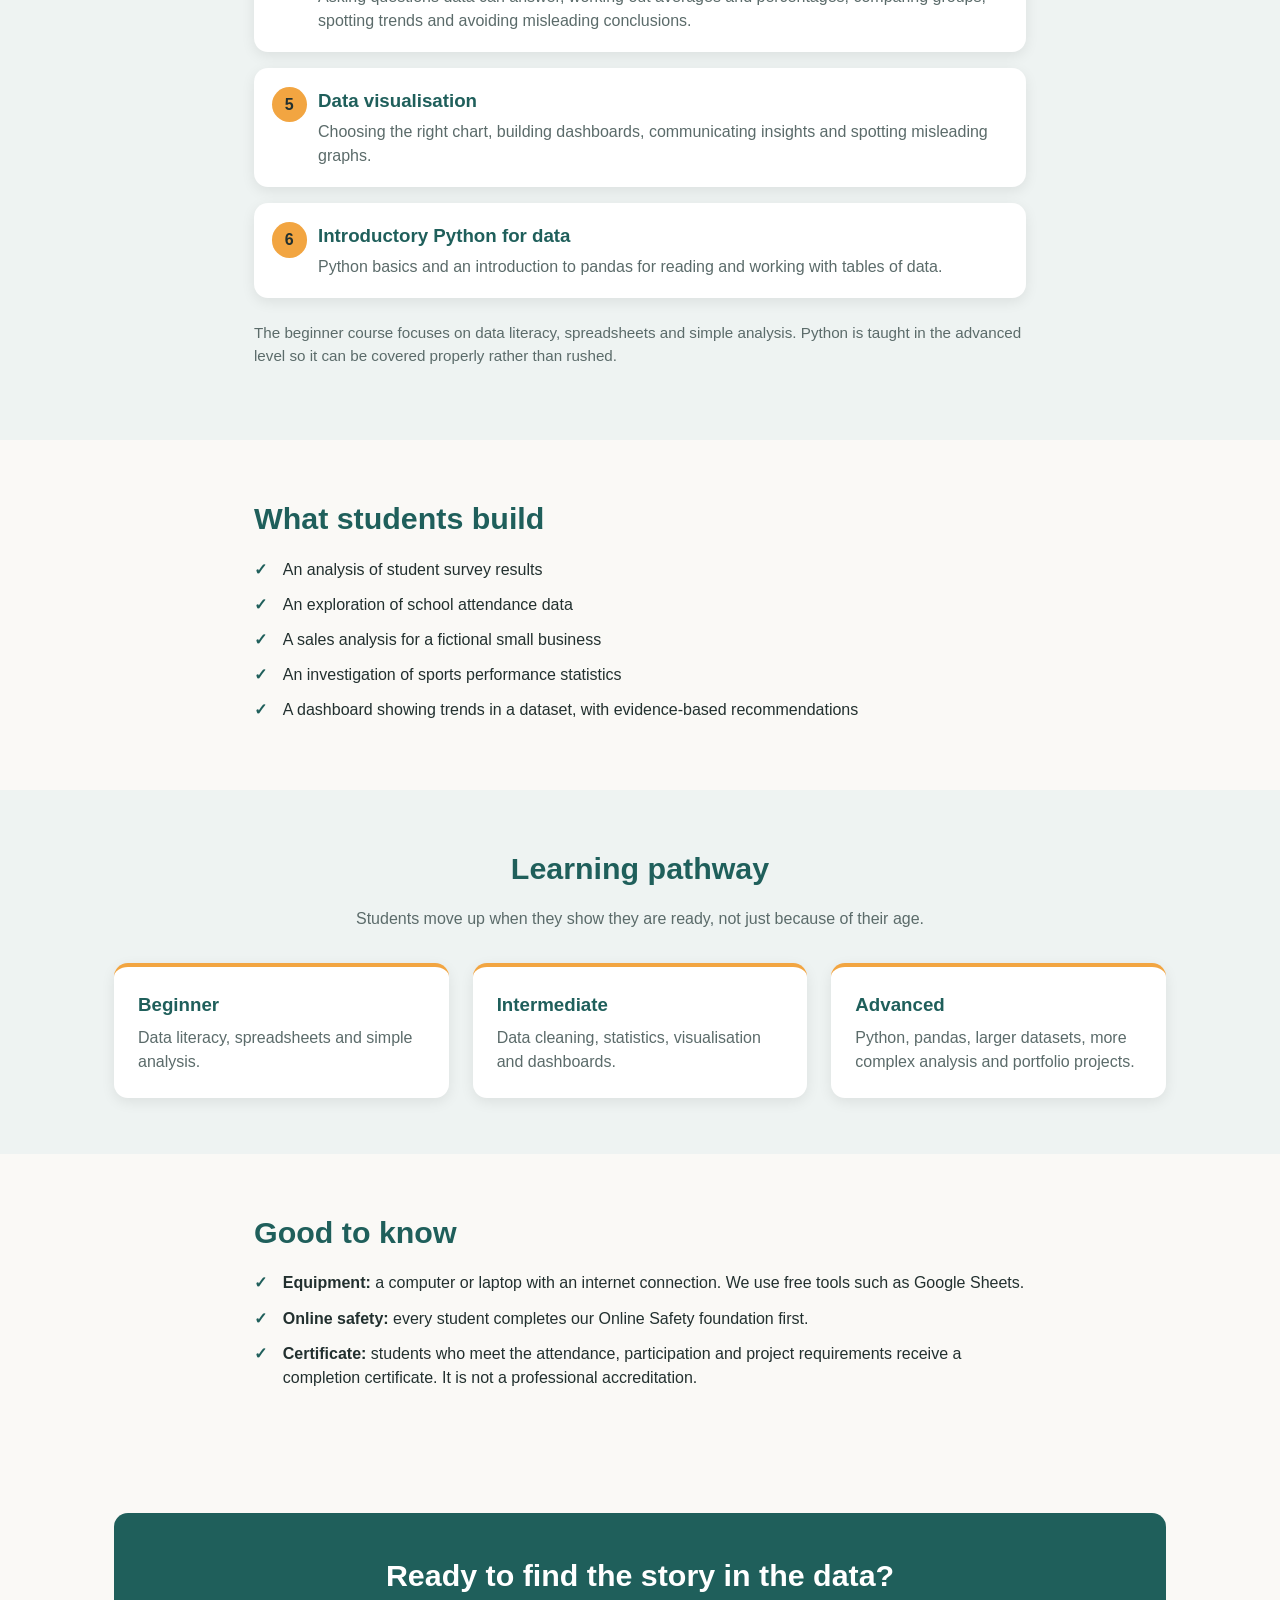
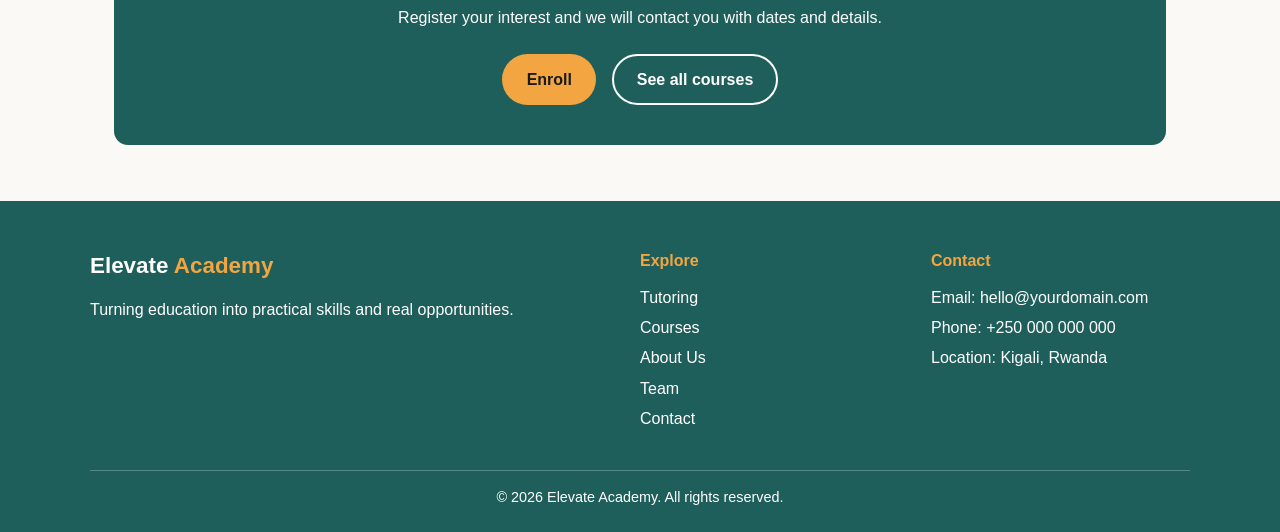
<file: courses/data-analytics.html>
<!DOCTYPE html>
<html lang="en">
<head>
  <meta charset="UTF-8">
  <meta name="viewport" content="width=device-width, initial-scale=1.0">
  <title>Data Analytics - Elevate Academy</title>
  <meta name="description" content="Learn to collect, clean, analyse and present data using real-world datasets, spreadsheets and charts.">
  <link rel="stylesheet" href="../css/main.css">
</head>
<body>
  <a class="skip-link" href="#main">Skip to main content</a>

  <header class="site-header">
    <div class="nav-inner">
      <a class="logo" href="/">Elevate <span>Academy</span></a>
      <button class="nav-toggle" type="button" aria-label="Toggle menu" aria-expanded="false" aria-controls="site-nav">&#9776;</button>
      <nav id="site-nav" class="site-nav">
        <ul>
          <li><a href="/tutoring/">Tutoring</a></li>
          <li><a href="/courses/" aria-current="page">Courses</a></li>
          <li><a href="/about.html">About Us</a></li>
          <li><a href="/team.html">Team</a></li>
          <li><a href="/contact.html">Contact</a></li>
        </ul>
        <div class="nav-actions">
          <div class="lang-switch" role="group" aria-label="Language">
            <button type="button" data-lang="en" class="active" aria-pressed="true">EN</button>
            <button type="button" data-lang="fr" aria-pressed="false">FR</button>
          </div>
          <a class="btn btn-accent" href="/enroll.html">Enroll</a>
        </div>
      </nav>
    </div>
  </header>

  <main id="main">

    <section class="hero hero--course" style="background-image:url('../images/courses/data-analytics.jpg')">
      <div class="hero-content">
        <p class="breadcrumb"><a href="/courses/">Courses</a> / Data Analytics</p>
        <h1>Data Analytics</h1>
        <p>Learn to turn raw information into clear answers and convincing recommendations.</p>
        <div class="hero-buttons">
          <a class="btn btn-accent" href="/enroll.html">Enroll</a>
          <a class="btn btn-outline" href="/#interest">Register your interest</a>
        </div>
      </div>
    </section>

    <section class="section section--text">
      <h2>About this course</h2>
      <p>Data drives decisions in businesses, schools, sport and science. In this course, students learn to collect, organise, clean, analyse and present information using real-world datasets, starting with the free spreadsheet tools anyone can use.</p>
      <p>Students learn by working with data: asking questions, finding patterns, building charts and presenting what they discover. They finish with a project that shows what they can do.</p>

      <div class="facts">
        <div><strong>Ages</strong><span>13 to 17</span></div>
        <div><strong>Beginner course</strong><span>4 weeks</span></div>
        <div><strong>Starting level</strong><span>No experience needed</span></div>
        <div><strong>Fee</strong><span>Shared when you register</span></div>
      </div>
    </section>

    <section class="band band--alt">
      <div class="section section--text">
        <h2>What students learn</h2>
        <ol class="modules">
          <li>
            <h3>Introduction to data</h3>
            <p>What data is, the different types, how it is collected, why quality matters and how it informs decisions.</p>
          </li>
          <li>
            <h3>Spreadsheets</h3>
            <p>Using Excel or Google Sheets: entering and formatting data, sorting, filtering and basic formulas like SUM, AVERAGE, COUNT, MIN, MAX and IF.</p>
          </li>
          <li>
            <h3>Data cleaning</h3>
            <p>Finding missing values, removing duplicates, fixing inconsistent entries and preparing a dataset for analysis.</p>
          </li>
          <li>
            <h3>Data analysis</h3>
            <p>Asking questions data can answer, working out averages and percentages, comparing groups, spotting trends and avoiding misleading conclusions.</p>
          </li>
          <li>
            <h3>Data visualisation</h3>
            <p>Choosing the right chart, building dashboards, communicating insights and spotting misleading graphs.</p>
          </li>
          <li>
            <h3>Introductory Python for data</h3>
            <p>Python basics and an introduction to pandas for reading and working with tables of data.</p>
          </li>
        </ol>
        <p class="small">The beginner course focuses on data literacy, spreadsheets and simple analysis. Python is taught in the advanced level so it can be covered properly rather than rushed.</p>
      </div>
    </section>

    <section class="section section--text">
      <h2>What students build</h2>
      <ul class="tick-list">
        <li>An analysis of student survey results</li>
        <li>An exploration of school attendance data</li>
        <li>A sales analysis for a fictional small business</li>
        <li>An investigation of sports performance statistics</li>
        <li>A dashboard showing trends in a dataset, with evidence-based recommendations</li>
      </ul>
    </section>

    <section class="band band--alt">
      <div class="section">
        <h2>Learning pathway</h2>
        <p class="section-intro">Students move up when they show they are ready, not just because of their age.</p>
        <div class="grid">
          <div class="feature">
            <h3>Beginner</h3>
            <p>Data literacy, spreadsheets and simple analysis.</p>
          </div>
          <div class="feature">
            <h3>Intermediate</h3>
            <p>Data cleaning, statistics, visualisation and dashboards.</p>
          </div>
          <div class="feature">
            <h3>Advanced</h3>
            <p>Python, pandas, larger datasets, more complex analysis and portfolio projects.</p>
          </div>
        </div>
      </div>
    </section>

    <section class="section section--text">
      <h2>Good to know</h2>
      <ul class="tick-list">
        <li><strong>Equipment:</strong> a computer or laptop with an internet connection. We use free tools such as Google Sheets.</li>
        <li><strong>Online safety:</strong> every student completes our Online Safety foundation first.</li>
        <li><strong>Certificate:</strong> students who meet the attendance, participation and project requirements receive a completion certificate. It is not a professional accreditation.</li>
      </ul>
    </section>

    <section class="section">
      <div class="cta-band">
        <h2>Ready to find the story in the data?</h2>
        <p>Register your interest and we will contact you with dates and details.</p>
        <div class="hero-buttons">
          <a class="btn btn-accent" href="/enroll.html">Enroll</a>
          <a class="btn btn-outline" href="/courses/">See all courses</a>
        </div>
      </div>
    </section>

  </main>

  <footer class="site-footer">
    <div class="footer-inner">
      <div>
        <a class="logo logo--light" href="/">Elevate <span>Academy</span></a>
        <p>Turning education into practical skills and real opportunities.</p>
      </div>
      <div>
        <h4>Explore</h4>
        <ul>
          <li><a href="/tutoring/">Tutoring</a></li>
          <li><a href="/courses/">Courses</a></li>
          <li><a href="/about.html">About Us</a></li>
          <li><a href="/team.html">Team</a></li>
          <li><a href="/contact.html">Contact</a></li>
        </ul>
      </div>
      <div>
        <h4>Contact</h4>
        <ul>
          <li>Email: hello@yourdomain.com</li>
          <li>Phone: +250 000 000 000</li>
          <li>Location: Kigali, Rwanda</li>
        </ul>
      </div>
    </div>
    <p class="copyright">&copy; <span id="year">2026</span> Elevate Academy. All rights reserved.</p>
  </footer>

  <script src="../js/nav.js"></script>
  <script src="../js/language.js"></script>
</body>
</html>
</file>
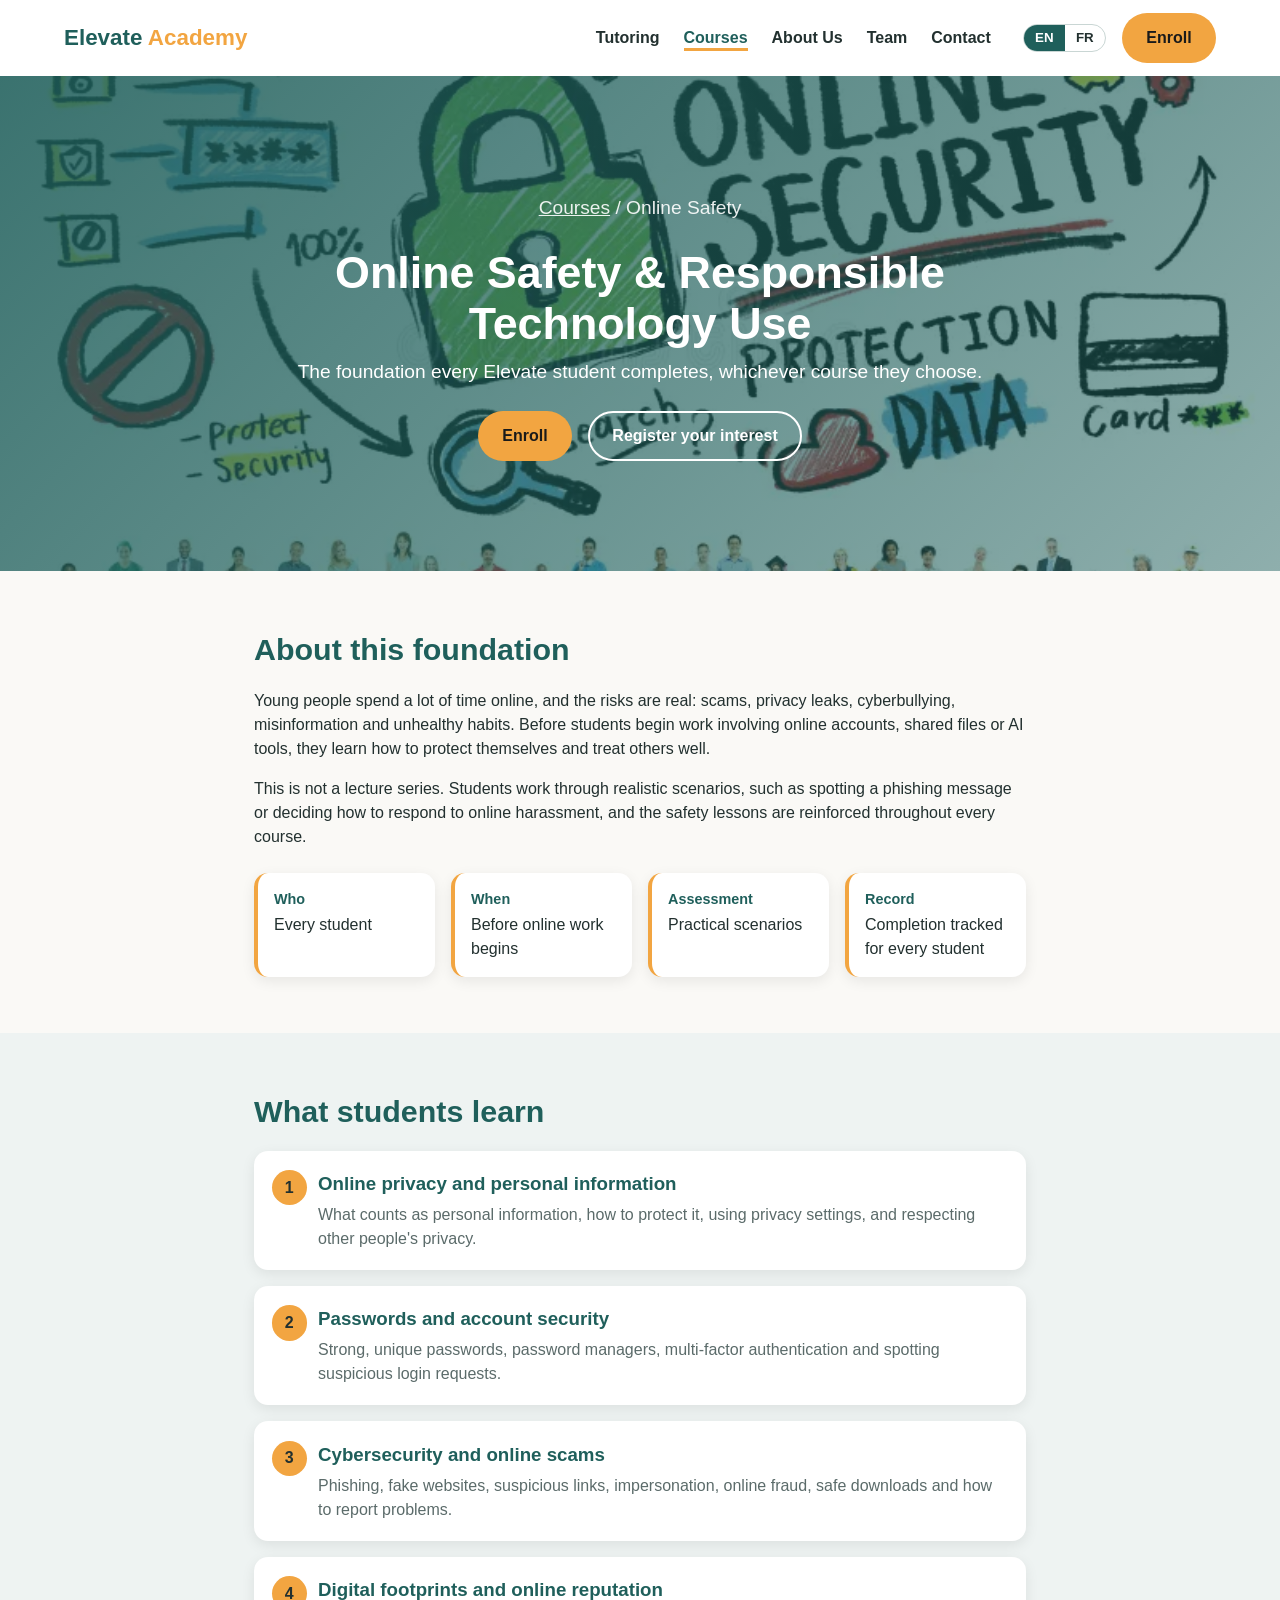
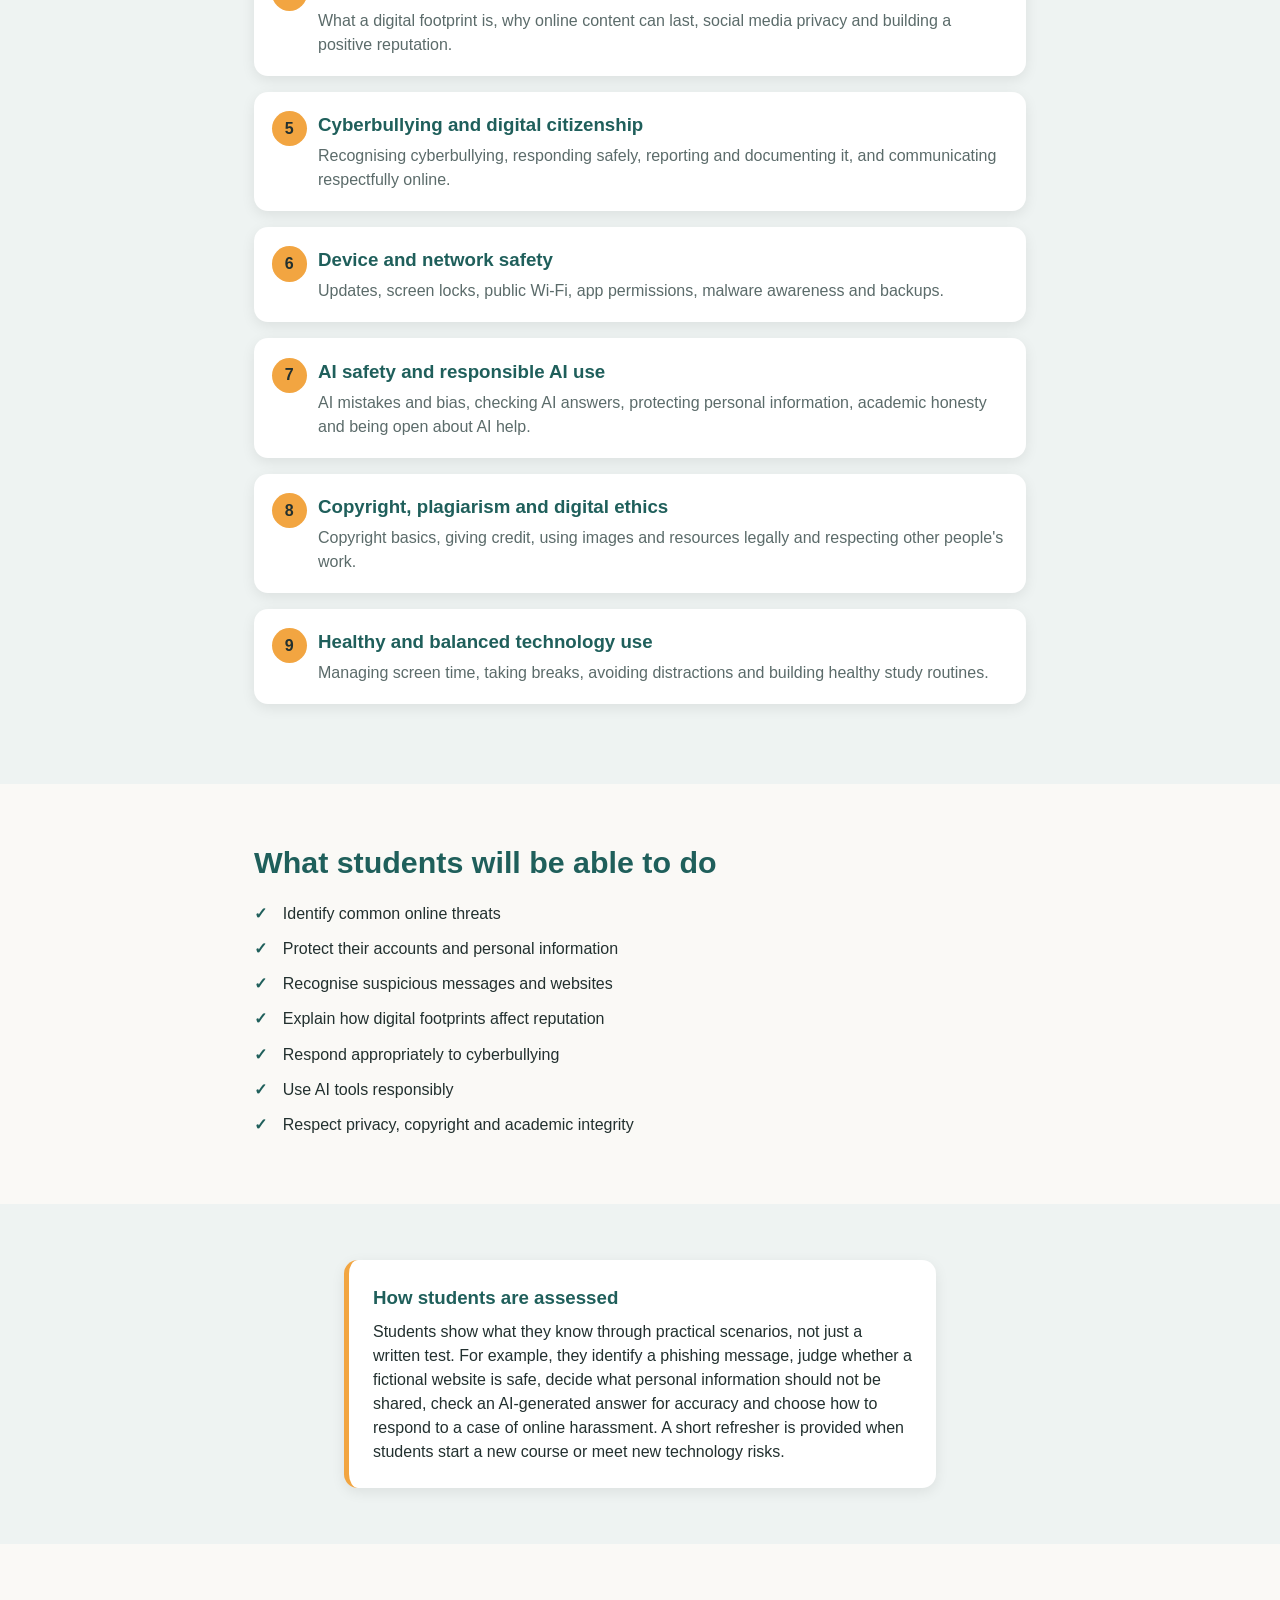
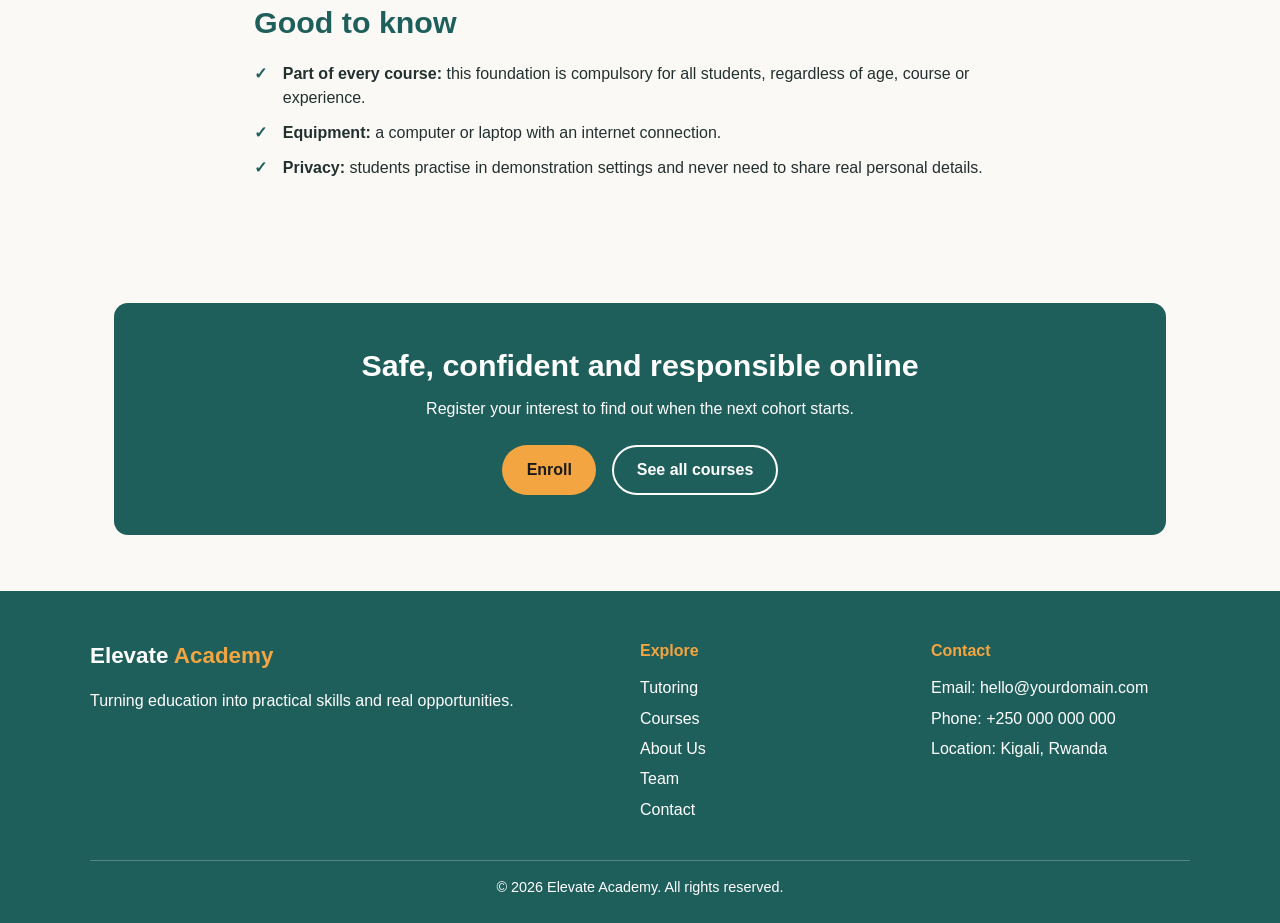
<file: courses/online-safety.html>
<!DOCTYPE html>
<html lang="en">
<head>
  <meta charset="UTF-8">
  <meta name="viewport" content="width=device-width, initial-scale=1.0">
  <title>Online Safety - Elevate Academy</title>
  <meta name="description" content="Our compulsory foundation: privacy, passwords, scams, digital footprints, cyberbullying, responsible AI use and healthy technology habits.">
  <link rel="stylesheet" href="../css/main.css">
</head>
<body>
  <a class="skip-link" href="#main">Skip to main content</a>

  <header class="site-header">
    <div class="nav-inner">
      <a class="logo" href="/">Elevate <span>Academy</span></a>
      <button class="nav-toggle" type="button" aria-label="Toggle menu" aria-expanded="false" aria-controls="site-nav">&#9776;</button>
      <nav id="site-nav" class="site-nav">
        <ul>
          <li><a href="/tutoring/">Tutoring</a></li>
          <li><a href="/courses/" aria-current="page">Courses</a></li>
          <li><a href="/about.html">About Us</a></li>
          <li><a href="/team.html">Team</a></li>
          <li><a href="/contact.html">Contact</a></li>
        </ul>
        <div class="nav-actions">
          <div class="lang-switch" role="group" aria-label="Language">
            <button type="button" data-lang="en" class="active" aria-pressed="true">EN</button>
            <button type="button" data-lang="fr" aria-pressed="false">FR</button>
          </div>
          <a class="btn btn-accent" href="/enroll.html">Enroll</a>
        </div>
      </nav>
    </div>
  </header>

  <main id="main">

    <section class="hero hero--course" style="background-image:url('../images/courses/online-safety.jpg')">
      <div class="hero-content">
        <p class="breadcrumb"><a href="/courses/">Courses</a> / Online Safety</p>
        <h1>Online Safety &amp; Responsible Technology Use</h1>
        <p>The foundation every Elevate student completes, whichever course they choose.</p>
        <div class="hero-buttons">
          <a class="btn btn-accent" href="/enroll.html">Enroll</a>
          <a class="btn btn-outline" href="/#interest">Register your interest</a>
        </div>
      </div>
    </section>

    <section class="section section--text">
      <h2>About this foundation</h2>
      <p>Young people spend a lot of time online, and the risks are real: scams, privacy leaks, cyberbullying, misinformation and unhealthy habits. Before students begin work involving online accounts, shared files or AI tools, they learn how to protect themselves and treat others well.</p>
      <p>This is not a lecture series. Students work through realistic scenarios, such as spotting a phishing message or deciding how to respond to online harassment, and the safety lessons are reinforced throughout every course.</p>

      <div class="facts">
        <div><strong>Who</strong><span>Every student</span></div>
        <div><strong>When</strong><span>Before online work begins</span></div>
        <div><strong>Assessment</strong><span>Practical scenarios</span></div>
        <div><strong>Record</strong><span>Completion tracked for every student</span></div>
      </div>
    </section>

    <section class="band band--alt">
      <div class="section section--text">
        <h2>What students learn</h2>
        <ol class="modules">
          <li>
            <h3>Online privacy and personal information</h3>
            <p>What counts as personal information, how to protect it, using privacy settings, and respecting other people's privacy.</p>
          </li>
          <li>
            <h3>Passwords and account security</h3>
            <p>Strong, unique passwords, password managers, multi-factor authentication and spotting suspicious login requests.</p>
          </li>
          <li>
            <h3>Cybersecurity and online scams</h3>
            <p>Phishing, fake websites, suspicious links, impersonation, online fraud, safe downloads and how to report problems.</p>
          </li>
          <li>
            <h3>Digital footprints and online reputation</h3>
            <p>What a digital footprint is, why online content can last, social media privacy and building a positive reputation.</p>
          </li>
          <li>
            <h3>Cyberbullying and digital citizenship</h3>
            <p>Recognising cyberbullying, responding safely, reporting and documenting it, and communicating respectfully online.</p>
          </li>
          <li>
            <h3>Device and network safety</h3>
            <p>Updates, screen locks, public Wi-Fi, app permissions, malware awareness and backups.</p>
          </li>
          <li>
            <h3>AI safety and responsible AI use</h3>
            <p>AI mistakes and bias, checking AI answers, protecting personal information, academic honesty and being open about AI help.</p>
          </li>
          <li>
            <h3>Copyright, plagiarism and digital ethics</h3>
            <p>Copyright basics, giving credit, using images and resources legally and respecting other people's work.</p>
          </li>
          <li>
            <h3>Healthy and balanced technology use</h3>
            <p>Managing screen time, taking breaks, avoiding distractions and building healthy study routines.</p>
          </li>
        </ol>
      </div>
    </section>

    <section class="section section--text">
      <h2>What students will be able to do</h2>
      <ul class="tick-list">
        <li>Identify common online threats</li>
        <li>Protect their accounts and personal information</li>
        <li>Recognise suspicious messages and websites</li>
        <li>Explain how digital footprints affect reputation</li>
        <li>Respond appropriately to cyberbullying</li>
        <li>Use AI tools responsibly</li>
        <li>Respect privacy, copyright and academic integrity</li>
      </ul>
    </section>

    <section class="band band--alt">
      <div class="section section--narrow">
        <div class="note">
          <h3>How students are assessed</h3>
          <p>Students show what they know through practical scenarios, not just a written test. For example, they identify a phishing message, judge whether a fictional website is safe, decide what personal information should not be shared, check an AI-generated answer for accuracy and choose how to respond to a case of online harassment. A short refresher is provided when students start a new course or meet new technology risks.</p>
        </div>
      </div>
    </section>

    <section class="section section--text">
      <h2>Good to know</h2>
      <ul class="tick-list">
        <li><strong>Part of every course:</strong> this foundation is compulsory for all students, regardless of age, course or experience.</li>
        <li><strong>Equipment:</strong> a computer or laptop with an internet connection.</li>
        <li><strong>Privacy:</strong> students practise in demonstration settings and never need to share real personal details.</li>
      </ul>
    </section>

    <section class="section">
      <div class="cta-band">
        <h2>Safe, confident and responsible online</h2>
        <p>Register your interest to find out when the next cohort starts.</p>
        <div class="hero-buttons">
          <a class="btn btn-accent" href="/enroll.html">Enroll</a>
          <a class="btn btn-outline" href="/courses/">See all courses</a>
        </div>
      </div>
    </section>

  </main>

  <footer class="site-footer">
    <div class="footer-inner">
      <div>
        <a class="logo logo--light" href="/">Elevate <span>Academy</span></a>
        <p>Turning education into practical skills and real opportunities.</p>
      </div>
      <div>
        <h4>Explore</h4>
        <ul>
          <li><a href="/tutoring/">Tutoring</a></li>
          <li><a href="/courses/">Courses</a></li>
          <li><a href="/about.html">About Us</a></li>
          <li><a href="/team.html">Team</a></li>
          <li><a href="/contact.html">Contact</a></li>
        </ul>
      </div>
      <div>
        <h4>Contact</h4>
        <ul>
          <li>Email: hello@yourdomain.com</li>
          <li>Phone: +250 000 000 000</li>
          <li>Location: Kigali, Rwanda</li>
        </ul>
      </div>
    </div>
    <p class="copyright">&copy; <span id="year">2026</span> Elevate Academy. All rights reserved.</p>
  </footer>

  <script src="../js/nav.js"></script>
  <script src="../js/language.js"></script>
</body>
</html>
</file>
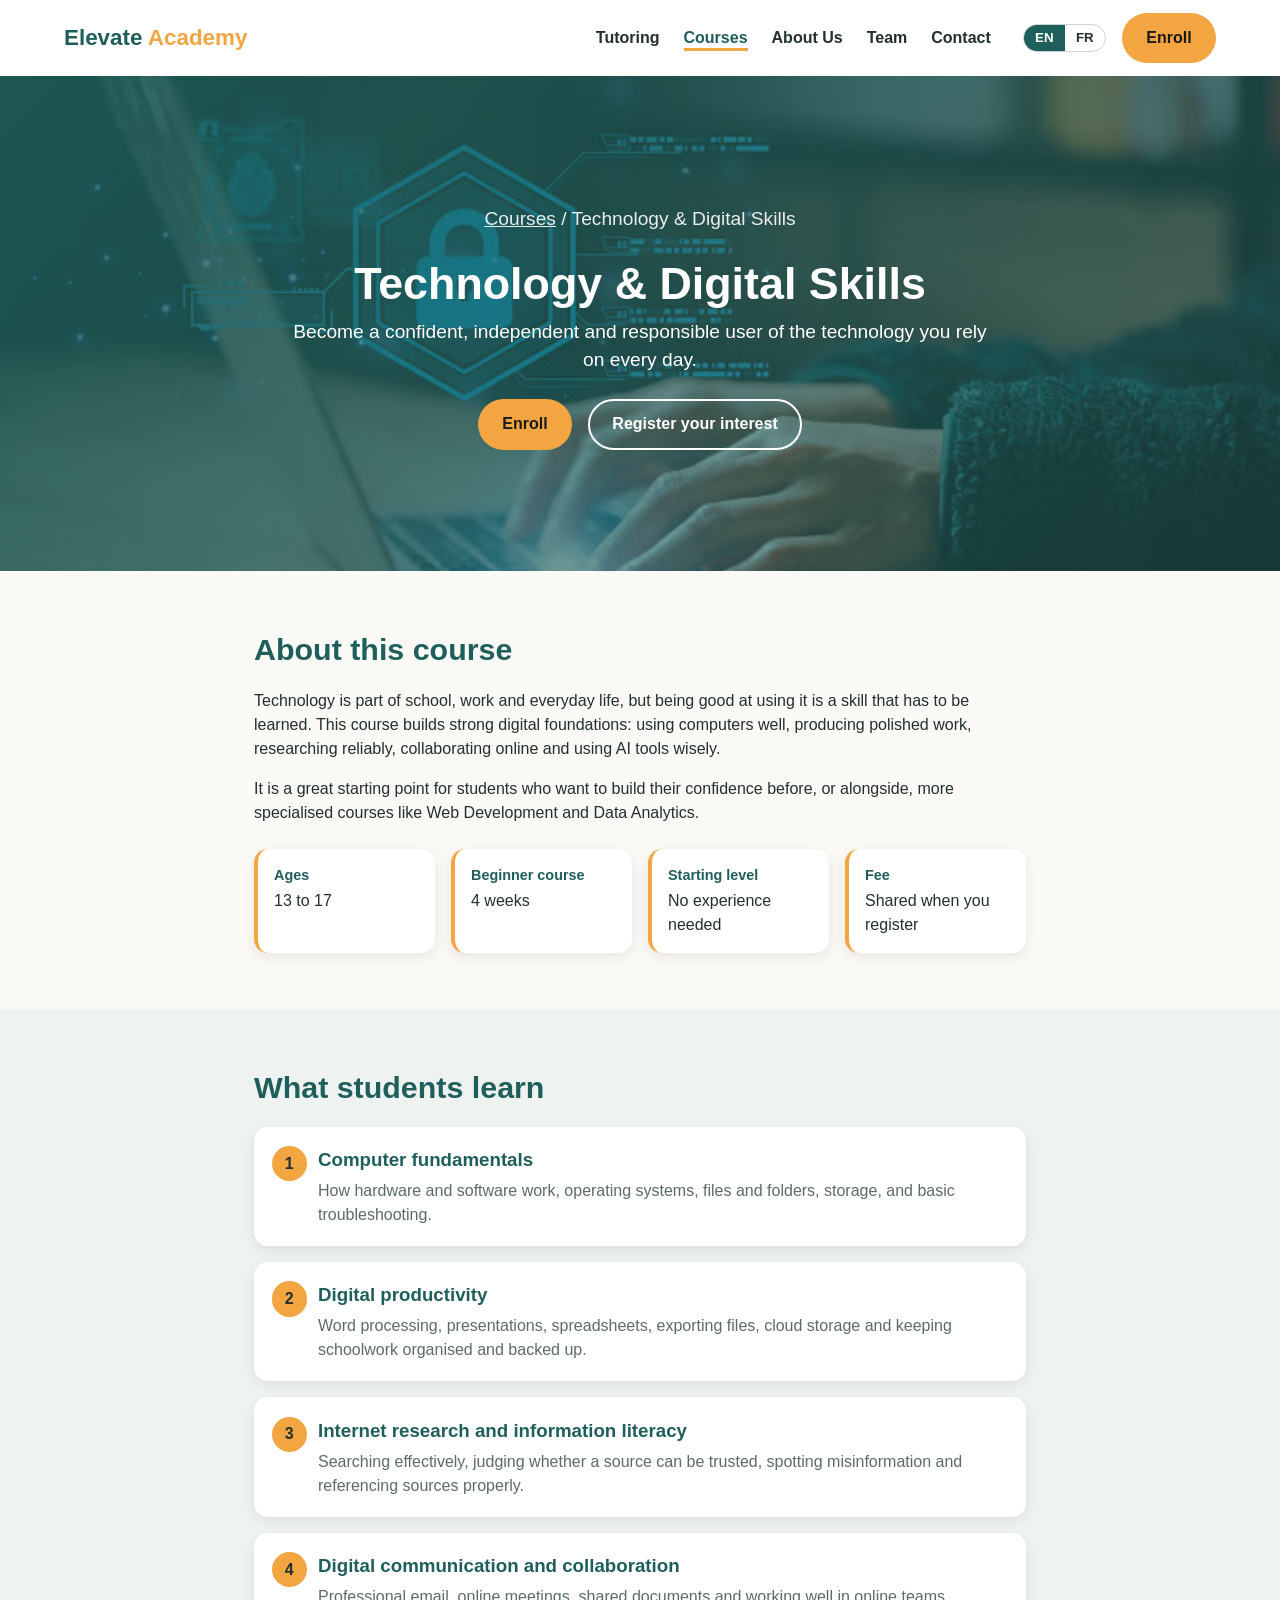
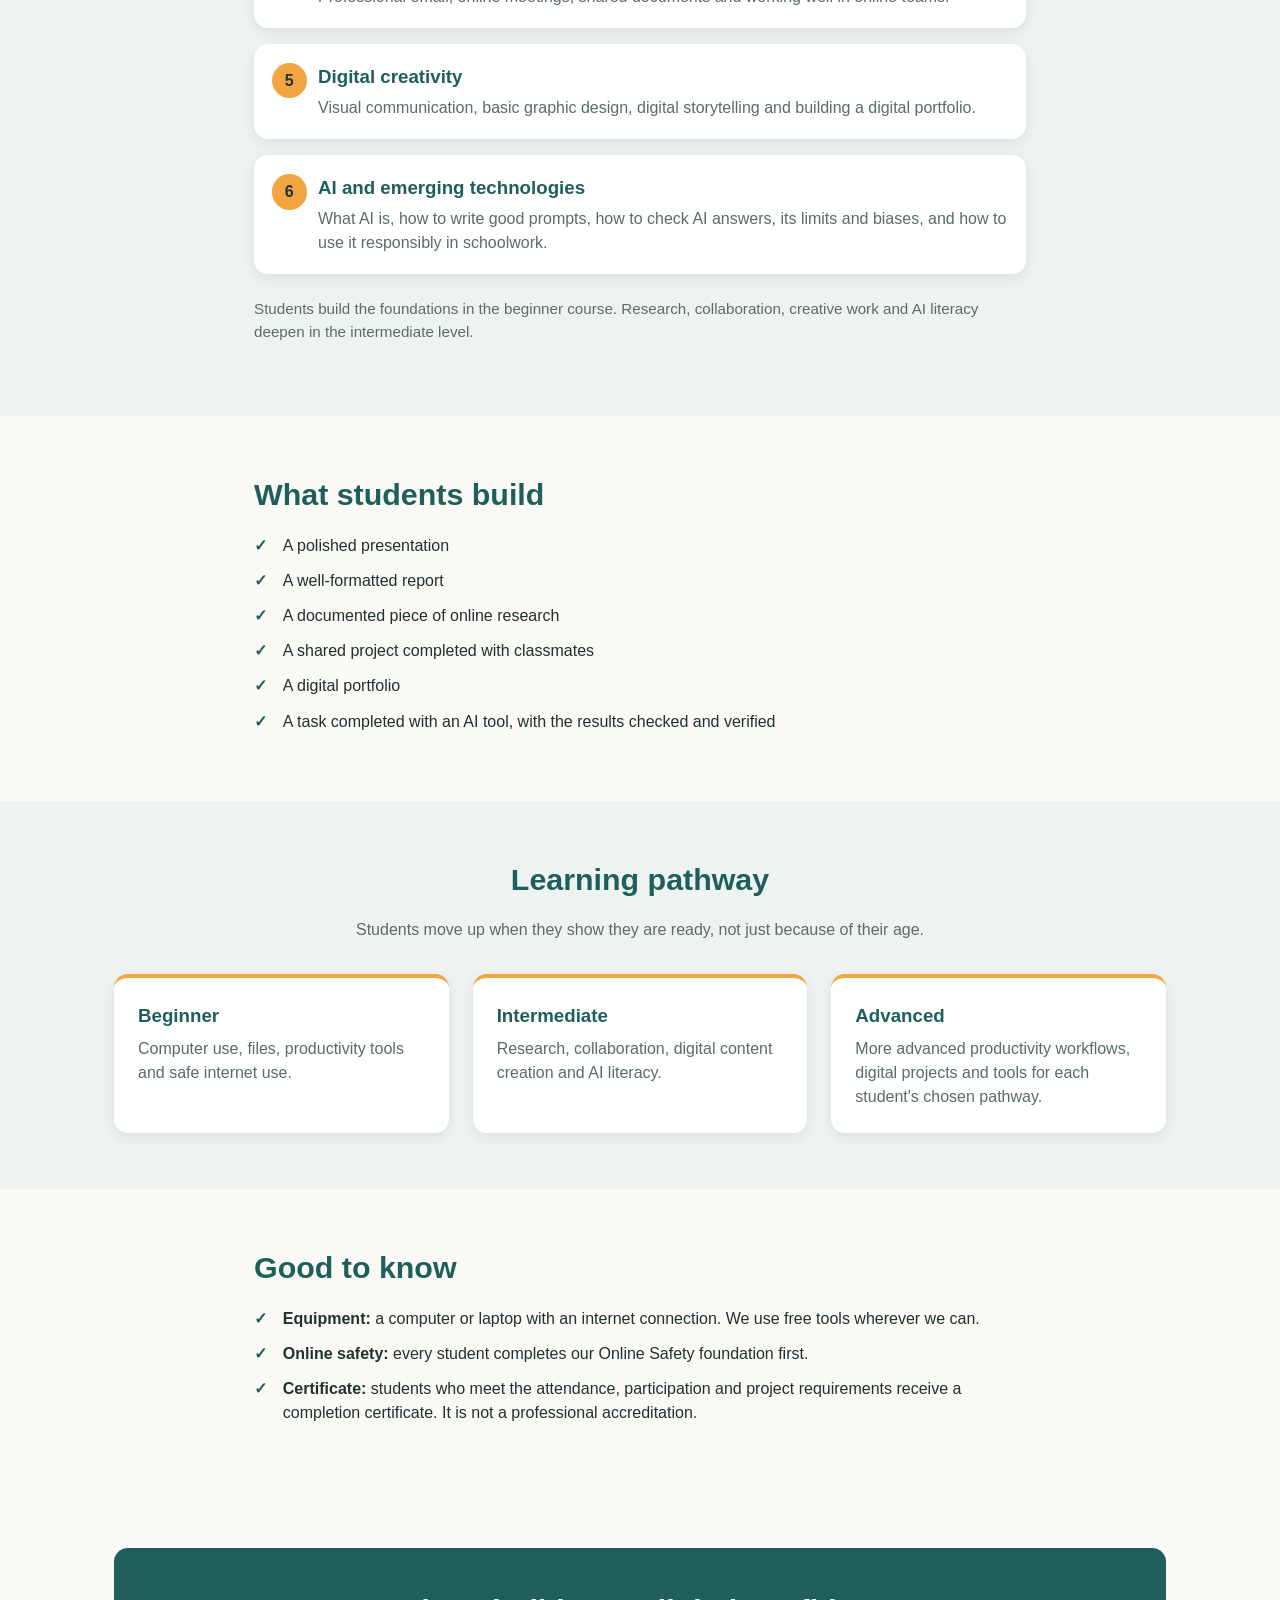
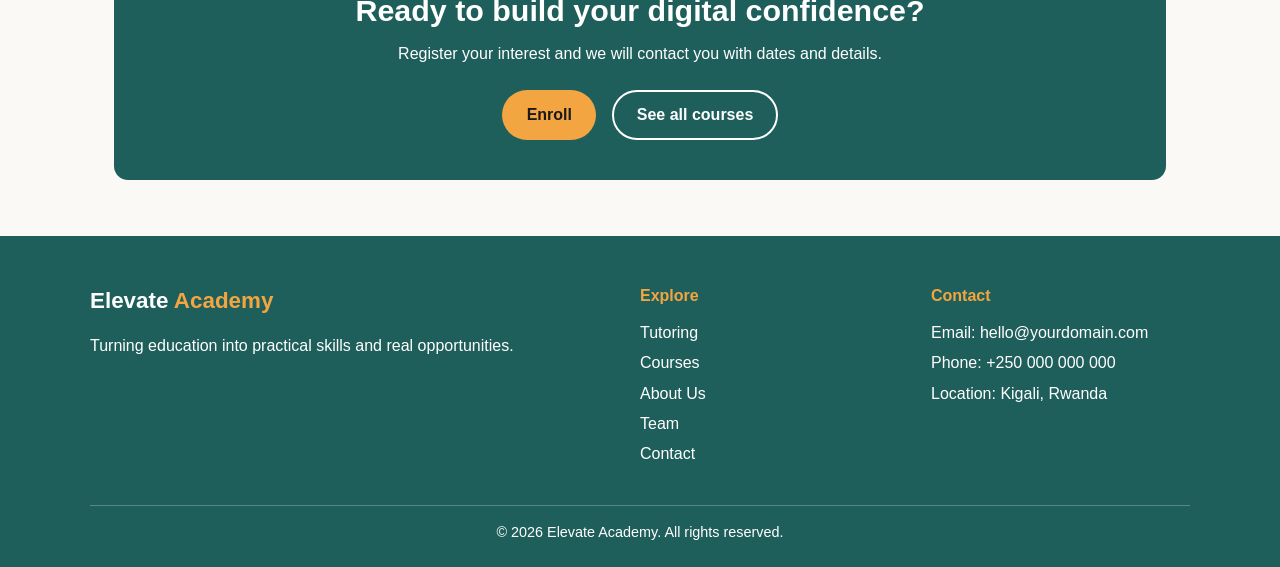
<file: courses/technology-digital-skills.html>
<!DOCTYPE html>
<html lang="en">
<head>
  <meta charset="UTF-8">
  <meta name="viewport" content="width=device-width, initial-scale=1.0">
  <title>Technology &amp; Digital Skills - Elevate Academy</title>
  <meta name="description" content="Build confident everyday digital skills: productivity tools, online research, collaboration, digital creativity and responsible AI use.">
  <link rel="stylesheet" href="../css/main.css">
</head>
<body>
  <a class="skip-link" href="#main">Skip to main content</a>

  <header class="site-header">
    <div class="nav-inner">
      <a class="logo" href="/">Elevate <span>Academy</span></a>
      <button class="nav-toggle" type="button" aria-label="Toggle menu" aria-expanded="false" aria-controls="site-nav">&#9776;</button>
      <nav id="site-nav" class="site-nav">
        <ul>
          <li><a href="/tutoring/">Tutoring</a></li>
          <li><a href="/courses/" aria-current="page">Courses</a></li>
          <li><a href="/about.html">About Us</a></li>
          <li><a href="/team.html">Team</a></li>
          <li><a href="/contact.html">Contact</a></li>
        </ul>
        <div class="nav-actions">
          <div class="lang-switch" role="group" aria-label="Language">
            <button type="button" data-lang="en" class="active" aria-pressed="true">EN</button>
            <button type="button" data-lang="fr" aria-pressed="false">FR</button>
          </div>
          <a class="btn btn-accent" href="/enroll.html">Enroll</a>
        </div>
      </nav>
    </div>
  </header>

  <main id="main">

    <section class="hero hero--course" style="background-image:url('../images/courses/technology-digital-skills.jpg')">
      <div class="hero-content">
        <p class="breadcrumb"><a href="/courses/">Courses</a> / Technology &amp; Digital Skills</p>
        <h1>Technology &amp; Digital Skills</h1>
        <p>Become a confident, independent and responsible user of the technology you rely on every day.</p>
        <div class="hero-buttons">
          <a class="btn btn-accent" href="/enroll.html">Enroll</a>
          <a class="btn btn-outline" href="/#interest">Register your interest</a>
        </div>
      </div>
    </section>

    <section class="section section--text">
      <h2>About this course</h2>
      <p>Technology is part of school, work and everyday life, but being good at using it is a skill that has to be learned. This course builds strong digital foundations: using computers well, producing polished work, researching reliably, collaborating online and using AI tools wisely.</p>
      <p>It is a great starting point for students who want to build their confidence before, or alongside, more specialised courses like Web Development and Data Analytics.</p>

      <div class="facts">
        <div><strong>Ages</strong><span>13 to 17</span></div>
        <div><strong>Beginner course</strong><span>4 weeks</span></div>
        <div><strong>Starting level</strong><span>No experience needed</span></div>
        <div><strong>Fee</strong><span>Shared when you register</span></div>
      </div>
    </section>

    <section class="band band--alt">
      <div class="section section--text">
        <h2>What students learn</h2>
        <ol class="modules">
          <li>
            <h3>Computer fundamentals</h3>
            <p>How hardware and software work, operating systems, files and folders, storage, and basic troubleshooting.</p>
          </li>
          <li>
            <h3>Digital productivity</h3>
            <p>Word processing, presentations, spreadsheets, exporting files, cloud storage and keeping schoolwork organised and backed up.</p>
          </li>
          <li>
            <h3>Internet research and information literacy</h3>
            <p>Searching effectively, judging whether a source can be trusted, spotting misinformation and referencing sources properly.</p>
          </li>
          <li>
            <h3>Digital communication and collaboration</h3>
            <p>Professional email, online meetings, shared documents and working well in online teams.</p>
          </li>
          <li>
            <h3>Digital creativity</h3>
            <p>Visual communication, basic graphic design, digital storytelling and building a digital portfolio.</p>
          </li>
          <li>
            <h3>AI and emerging technologies</h3>
            <p>What AI is, how to write good prompts, how to check AI answers, its limits and biases, and how to use it responsibly in schoolwork.</p>
          </li>
        </ol>
        <p class="small">Students build the foundations in the beginner course. Research, collaboration, creative work and AI literacy deepen in the intermediate level.</p>
      </div>
    </section>

    <section class="section section--text">
      <h2>What students build</h2>
      <ul class="tick-list">
        <li>A polished presentation</li>
        <li>A well-formatted report</li>
        <li>A documented piece of online research</li>
        <li>A shared project completed with classmates</li>
        <li>A digital portfolio</li>
        <li>A task completed with an AI tool, with the results checked and verified</li>
      </ul>
    </section>

    <section class="band band--alt">
      <div class="section">
        <h2>Learning pathway</h2>
        <p class="section-intro">Students move up when they show they are ready, not just because of their age.</p>
        <div class="grid">
          <div class="feature">
            <h3>Beginner</h3>
            <p>Computer use, files, productivity tools and safe internet use.</p>
          </div>
          <div class="feature">
            <h3>Intermediate</h3>
            <p>Research, collaboration, digital content creation and AI literacy.</p>
          </div>
          <div class="feature">
            <h3>Advanced</h3>
            <p>More advanced productivity workflows, digital projects and tools for each student's chosen pathway.</p>
          </div>
        </div>
      </div>
    </section>

    <section class="section section--text">
      <h2>Good to know</h2>
      <ul class="tick-list">
        <li><strong>Equipment:</strong> a computer or laptop with an internet connection. We use free tools wherever we can.</li>
        <li><strong>Online safety:</strong> every student completes our Online Safety foundation first.</li>
        <li><strong>Certificate:</strong> students who meet the attendance, participation and project requirements receive a completion certificate. It is not a professional accreditation.</li>
      </ul>
    </section>

    <section class="section">
      <div class="cta-band">
        <h2>Ready to build your digital confidence?</h2>
        <p>Register your interest and we will contact you with dates and details.</p>
        <div class="hero-buttons">
          <a class="btn btn-accent" href="/enroll.html">Enroll</a>
          <a class="btn btn-outline" href="/courses/">See all courses</a>
        </div>
      </div>
    </section>

  </main>

  <footer class="site-footer">
    <div class="footer-inner">
      <div>
        <a class="logo logo--light" href="/">Elevate <span>Academy</span></a>
        <p>Turning education into practical skills and real opportunities.</p>
      </div>
      <div>
        <h4>Explore</h4>
        <ul>
          <li><a href="/tutoring/">Tutoring</a></li>
          <li><a href="/courses/">Courses</a></li>
          <li><a href="/about.html">About Us</a></li>
          <li><a href="/team.html">Team</a></li>
          <li><a href="/contact.html">Contact</a></li>
        </ul>
      </div>
      <div>
        <h4>Contact</h4>
        <ul>
          <li>Email: hello@yourdomain.com</li>
          <li>Phone: +250 000 000 000</li>
          <li>Location: Kigali, Rwanda</li>
        </ul>
      </div>
    </div>
    <p class="copyright">&copy; <span id="year">2026</span> Elevate Academy. All rights reserved.</p>
  </footer>

  <script src="../js/nav.js"></script>
  <script src="../js/language.js"></script>
</body>
</html>
</file>
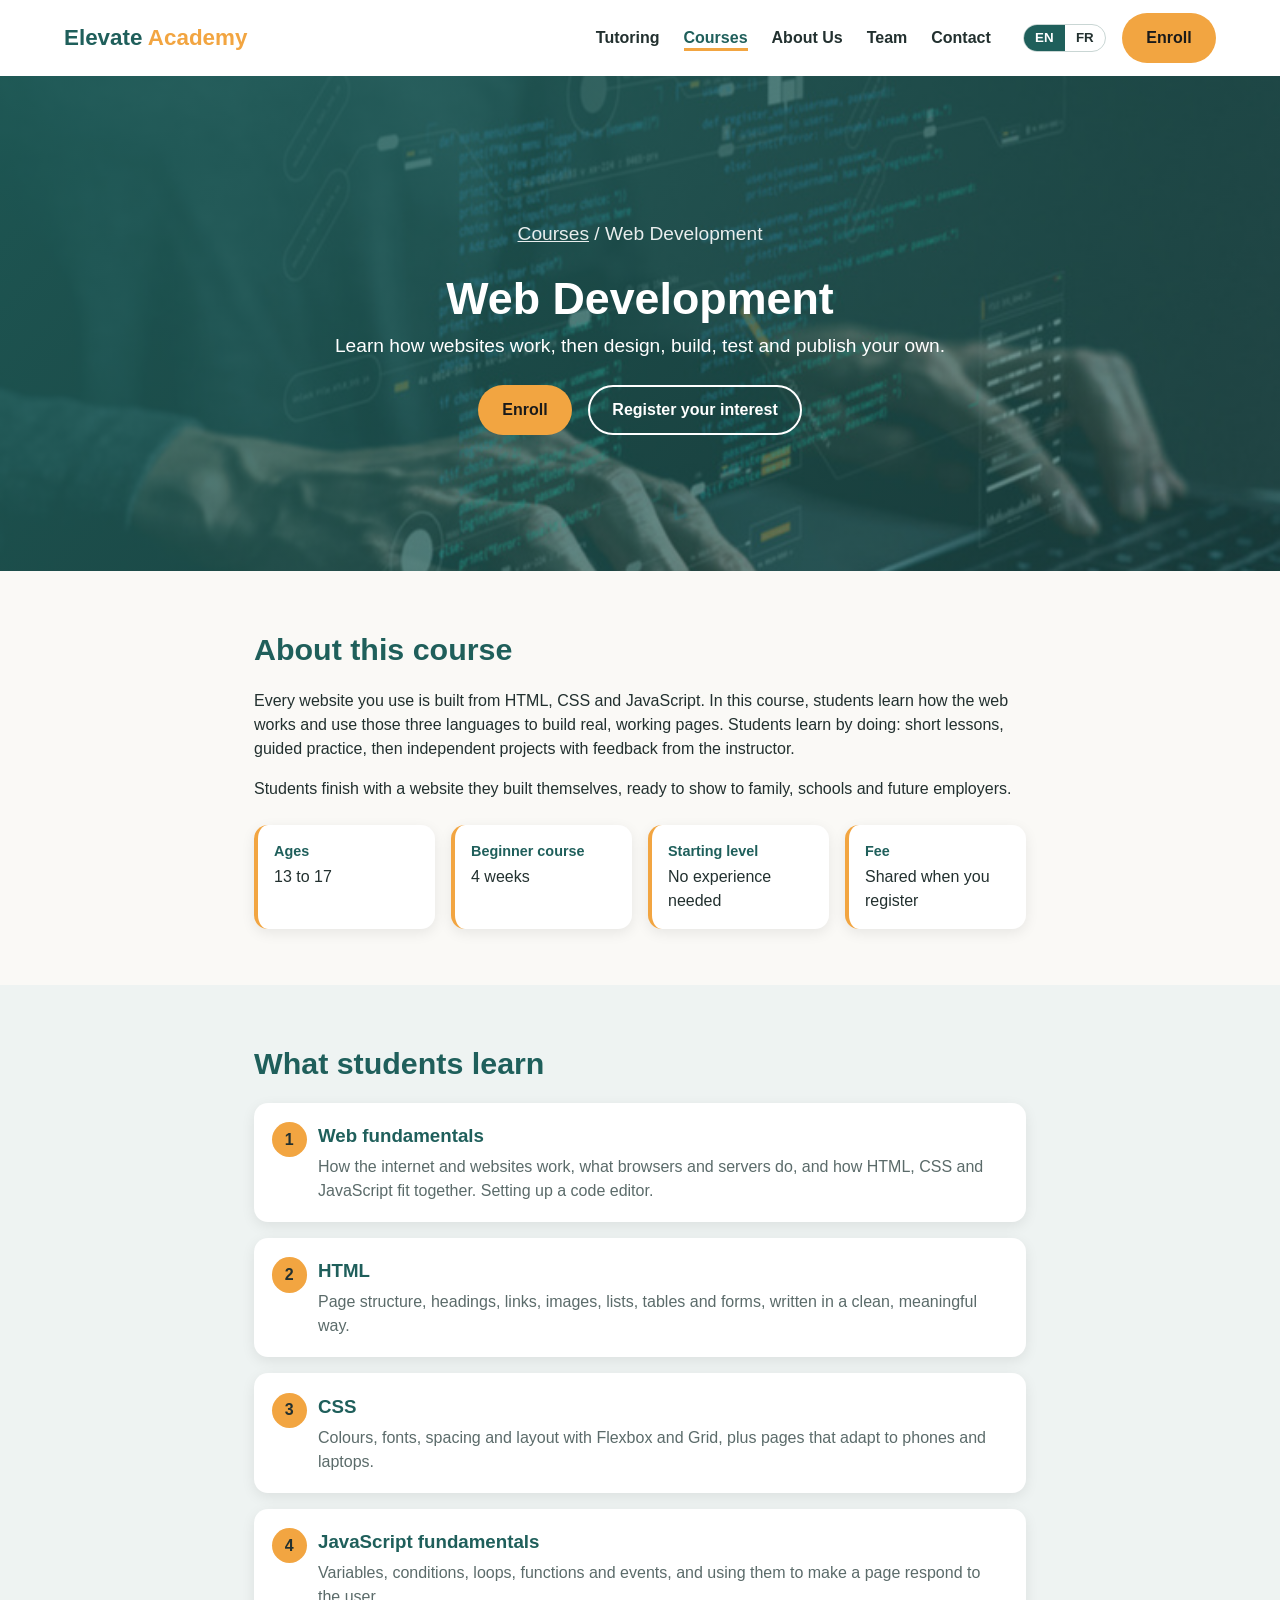
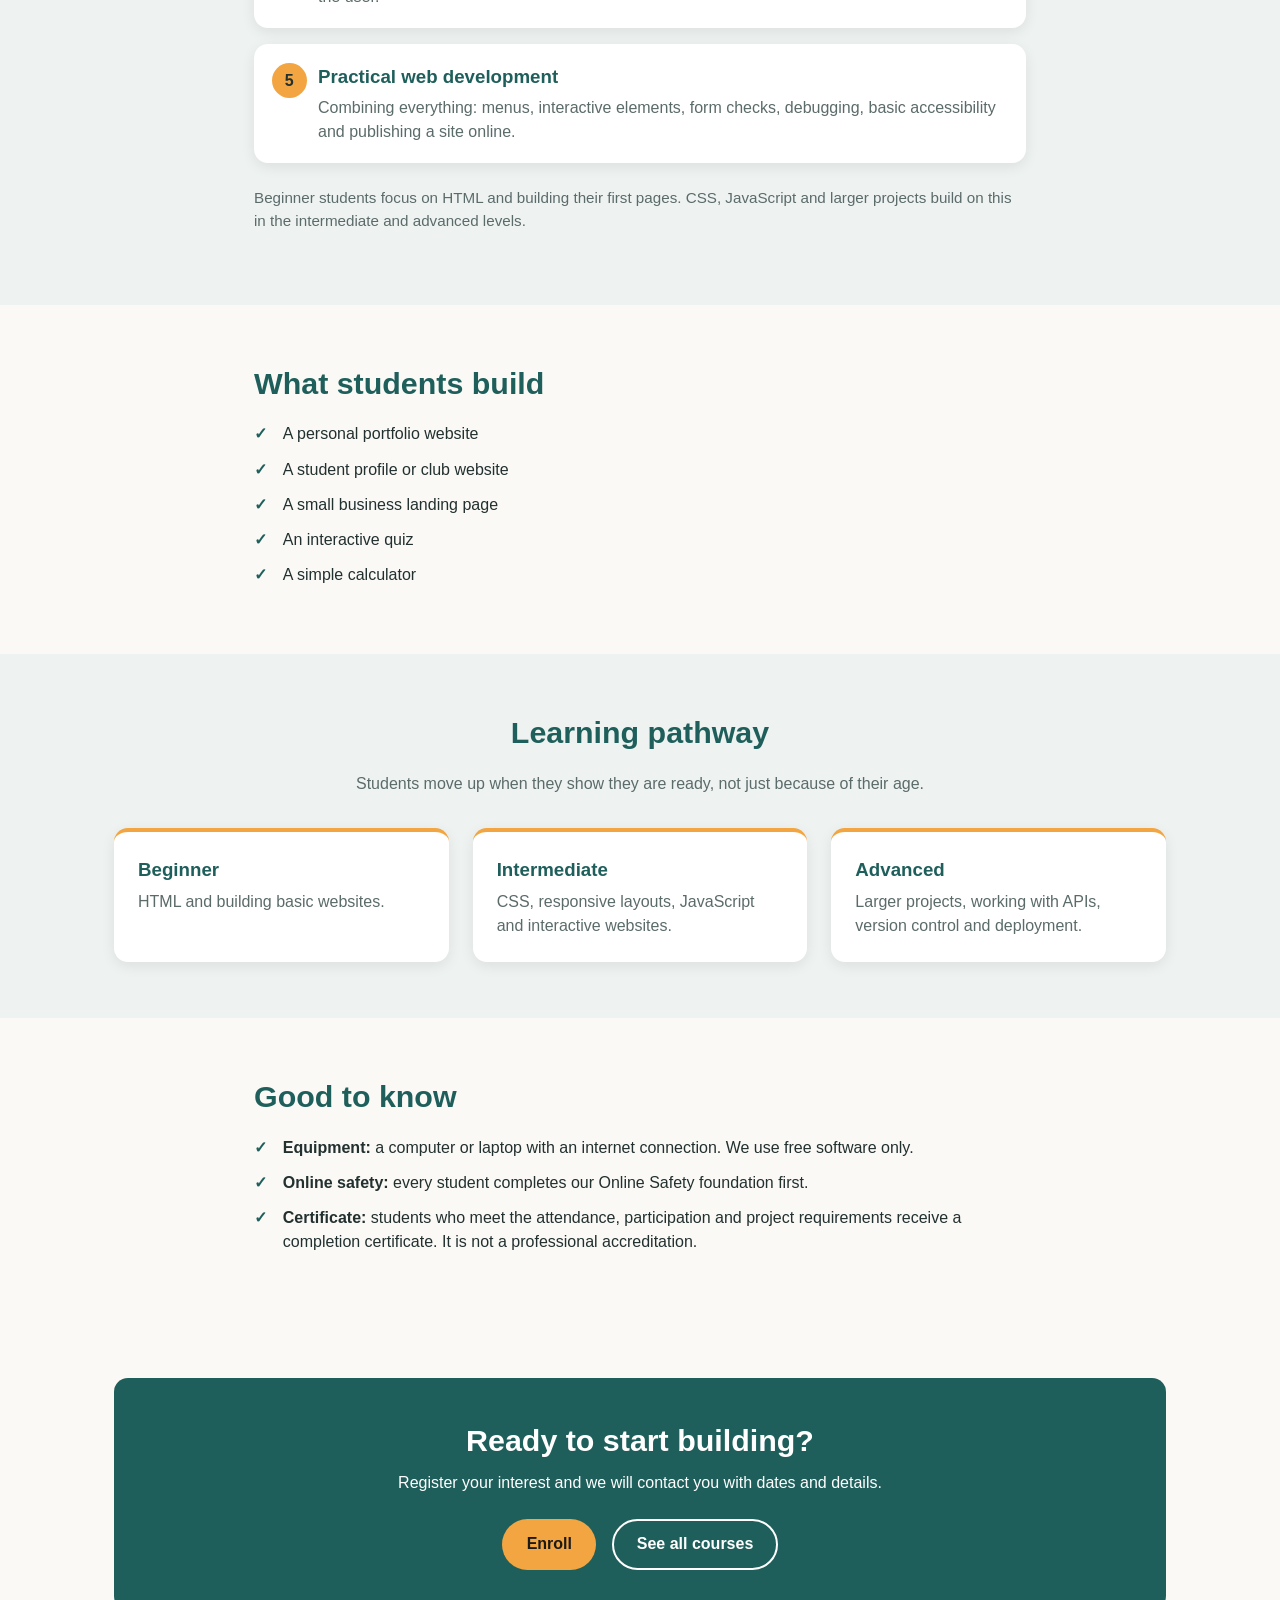
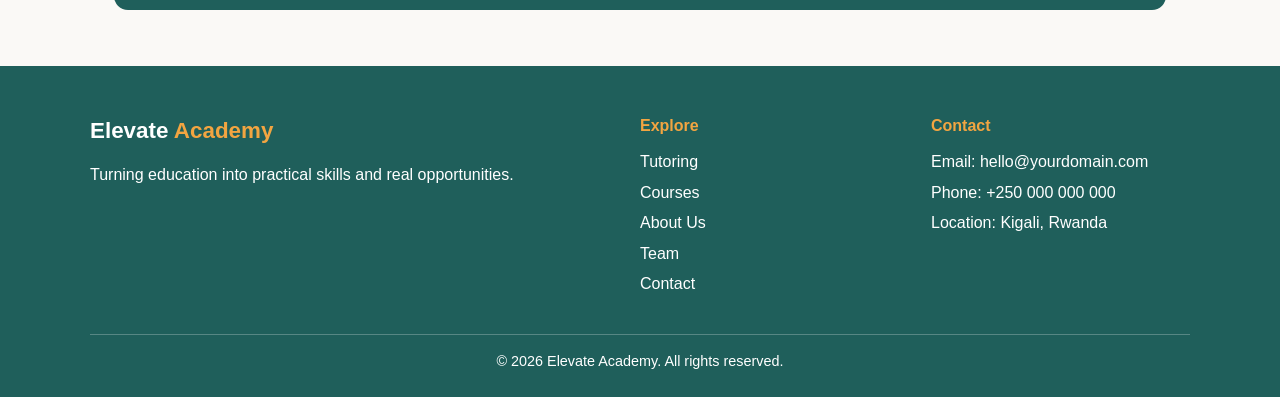
<file: courses/web-development.html>
<!DOCTYPE html>
<html lang="en">
<head>
  <meta charset="UTF-8">
  <meta name="viewport" content="width=device-width, initial-scale=1.0">
  <title>Web Development - Elevate Academy</title>
  <meta name="description" content="Learn how websites work and build, test and publish your own with HTML, CSS and JavaScript.">
  <link rel="stylesheet" href="../css/main.css">
</head>
<body>
  <a class="skip-link" href="#main">Skip to main content</a>

  <header class="site-header">
    <div class="nav-inner">
      <a class="logo" href="/">Elevate <span>Academy</span></a>
      <button class="nav-toggle" type="button" aria-label="Toggle menu" aria-expanded="false" aria-controls="site-nav">&#9776;</button>
      <nav id="site-nav" class="site-nav">
        <ul>
          <li><a href="/tutoring/">Tutoring</a></li>
          <li><a href="/courses/" aria-current="page">Courses</a></li>
          <li><a href="/about.html">About Us</a></li>
          <li><a href="/team.html">Team</a></li>
          <li><a href="/contact.html">Contact</a></li>
        </ul>
        <div class="nav-actions">
          <div class="lang-switch" role="group" aria-label="Language">
            <button type="button" data-lang="en" class="active" aria-pressed="true">EN</button>
            <button type="button" data-lang="fr" aria-pressed="false">FR</button>
          </div>
          <a class="btn btn-accent" href="/enroll.html">Enroll</a>
        </div>
      </nav>
    </div>
  </header>

  <main id="main">

    <!-- HERO: same image as the course card -->
    <section class="hero hero--course" style="background-image:url('../images/courses/web-development.jpg')">
      <div class="hero-content">
        <p class="breadcrumb"><a href="/courses/">Courses</a> / Web Development</p>
        <h1>Web Development</h1>
        <p>Learn how websites work, then design, build, test and publish your own.</p>
        <div class="hero-buttons">
          <a class="btn btn-accent" href="/enroll.html">Enroll</a>
          <a class="btn btn-outline" href="/#interest">Register your interest</a>
        </div>
      </div>
    </section>

    <!-- DESCRIPTION -->
    <section class="section section--text">
      <h2>About this course</h2>
      <p>Every website you use is built from HTML, CSS and JavaScript. In this course, students learn how the web works and use those three languages to build real, working pages. Students learn by doing: short lessons, guided practice, then independent projects with feedback from the instructor.</p>
      <p>Students finish with a website they built themselves, ready to show to family, schools and future employers.</p>

      <div class="facts">
        <div><strong>Ages</strong><span>13 to 17</span></div>
        <div><strong>Beginner course</strong><span>4 weeks</span></div>
        <div><strong>Starting level</strong><span>No experience needed</span></div>
        <div><strong>Fee</strong><span>Shared when you register</span></div>
      </div>
    </section>

    <!-- WHAT STUDENTS LEARN -->
    <section class="band band--alt">
      <div class="section section--text">
        <h2>What students learn</h2>
        <ol class="modules">
          <li>
            <h3>Web fundamentals</h3>
            <p>How the internet and websites work, what browsers and servers do, and how HTML, CSS and JavaScript fit together. Setting up a code editor.</p>
          </li>
          <li>
            <h3>HTML</h3>
            <p>Page structure, headings, links, images, lists, tables and forms, written in a clean, meaningful way.</p>
          </li>
          <li>
            <h3>CSS</h3>
            <p>Colours, fonts, spacing and layout with Flexbox and Grid, plus pages that adapt to phones and laptops.</p>
          </li>
          <li>
            <h3>JavaScript fundamentals</h3>
            <p>Variables, conditions, loops, functions and events, and using them to make a page respond to the user.</p>
          </li>
          <li>
            <h3>Practical web development</h3>
            <p>Combining everything: menus, interactive elements, form checks, debugging, basic accessibility and publishing a site online.</p>
          </li>
        </ol>
        <p class="small">Beginner students focus on HTML and building their first pages. CSS, JavaScript and larger projects build on this in the intermediate and advanced levels.</p>
      </div>
    </section>

    <!-- PROJECTS -->
    <section class="section section--text">
      <h2>What students build</h2>
      <ul class="tick-list">
        <li>A personal portfolio website</li>
        <li>A student profile or club website</li>
        <li>A small business landing page</li>
        <li>An interactive quiz</li>
        <li>A simple calculator</li>
      </ul>
    </section>

    <!-- PATHWAY -->
    <section class="band band--alt">
      <div class="section">
        <h2>Learning pathway</h2>
        <p class="section-intro">Students move up when they show they are ready, not just because of their age.</p>
        <div class="grid">
          <div class="feature">
            <h3>Beginner</h3>
            <p>HTML and building basic websites.</p>
          </div>
          <div class="feature">
            <h3>Intermediate</h3>
            <p>CSS, responsive layouts, JavaScript and interactive websites.</p>
          </div>
          <div class="feature">
            <h3>Advanced</h3>
            <p>Larger projects, working with APIs, version control and deployment.</p>
          </div>
        </div>
      </div>
    </section>

    <!-- GOOD TO KNOW -->
    <section class="section section--text">
      <h2>Good to know</h2>
      <ul class="tick-list">
        <li><strong>Equipment:</strong> a computer or laptop with an internet connection. We use free software only.</li>
        <li><strong>Online safety:</strong> every student completes our Online Safety foundation first.</li>
        <li><strong>Certificate:</strong> students who meet the attendance, participation and project requirements receive a completion certificate. It is not a professional accreditation.</li>
      </ul>
    </section>

    <section class="section">
      <div class="cta-band">
        <h2>Ready to start building?</h2>
        <p>Register your interest and we will contact you with dates and details.</p>
        <div class="hero-buttons">
          <a class="btn btn-accent" href="/enroll.html">Enroll</a>
          <a class="btn btn-outline" href="/courses/">See all courses</a>
        </div>
      </div>
    </section>

  </main>

  <footer class="site-footer">
    <div class="footer-inner">
      <div>
        <a class="logo logo--light" href="/">Elevate <span>Academy</span></a>
        <p>Turning education into practical skills and real opportunities.</p>
      </div>
      <div>
        <h4>Explore</h4>
        <ul>
          <li><a href="/tutoring/">Tutoring</a></li>
          <li><a href="/courses/">Courses</a></li>
          <li><a href="/about.html">About Us</a></li>
          <li><a href="/team.html">Team</a></li>
          <li><a href="/contact.html">Contact</a></li>
        </ul>
      </div>
      <div>
        <h4>Contact</h4>
        <ul>
          <li>Email: hello@yourdomain.com</li>
          <li>Phone: +250 000 000 000</li>
          <li>Location: Kigali, Rwanda</li>
        </ul>
      </div>
    </div>
    <p class="copyright">&copy; <span id="year">2026</span> Elevate Academy. All rights reserved.</p>
  </footer>

  <script src="../js/nav.js"></script>
  <script src="../js/language.js"></script>
</body>
</html>
</file>
<file: css/main.css>
﻿:root {
  --brand-primary: #1f5f5b;
  --brand-accent: #f2a541;
  --bg: #faf9f6;
  --bg-alt: #eef3f2;
  --text: #22302f;
  --muted: #5b6b6a;
  --radius: 14px;
  --shadow: 0 4px 14px rgba(0, 0, 0, 0.08);
}

* { box-sizing: border-box; }

html { scroll-behavior: smooth; scroll-padding-top: 80px; }

body {
  margin: 0;
  font-family: 'Segoe UI', Arial, sans-serif;
  background: var(--bg);
  color: var(--text);
  line-height: 1.5;
}

a { color: var(--brand-primary); }

.skip-link {
  position: absolute;
  left: -999px;
  top: 0;
  background: #fff;
  padding: 0.5rem 1rem;
  z-index: 200;
}
.skip-link:focus { left: 0; }

/* ---------- Header / navigation ---------- */
.site-header {
  position: sticky;
  top: 0;
  z-index: 100;
  background: #fff;
  transition: box-shadow 0.2s;
}
.site-header.scrolled { box-shadow: 0 2px 12px rgba(0, 0, 0, 0.1); }

.nav-inner {
  max-width: 1200px;
  margin: 0 auto;
  padding: 0.8rem 1.5rem;
  display: flex;
  align-items: center;
  justify-content: space-between;
  gap: 1rem;
}

.logo {
  font-size: 1.4rem;
  font-weight: 700;
  color: var(--brand-primary);
  text-decoration: none;
}
.logo span { color: var(--brand-accent); }
.logo--light { color: #fff; }

.site-nav { display: flex; align-items: center; gap: 2rem; }
.site-nav ul { list-style: none; display: flex; gap: 1.5rem; margin: 0; padding: 0; }
.site-nav ul a { text-decoration: none; color: var(--text); font-weight: 600; }
.site-nav ul a:hover { color: var(--brand-primary); }

.nav-actions { display: flex; align-items: center; gap: 1rem; }

.lang-switch {
  display: flex;
  border: 1px solid #c9d6d4;
  border-radius: 999px;
  overflow: hidden;
}
.lang-switch button {
  border: 0;
  background: transparent;
  padding: 0.35rem 0.7rem;
  font-weight: 600;
  font-family: inherit;
  cursor: pointer;
  color: var(--text);
}
.lang-switch button.active { background: var(--brand-primary); color: #fff; }

.nav-toggle {
  display: none;
  background: none;
  border: 0;
  font-size: 1.6rem;
  cursor: pointer;
  color: var(--brand-primary);
}

/* ---------- Buttons ---------- */
.btn {
  display: inline-block;
  padding: 0.7rem 1.4rem;
  border-radius: 999px;
  font-weight: 700;
  font-size: 1rem;
  font-family: inherit;
  text-decoration: none;
  border: 2px solid transparent;
  cursor: pointer;
  transition: transform 0.15s, opacity 0.15s;
}
.btn:hover { transform: translateY(-2px); }
.btn-accent { background: var(--brand-accent); color: #1a1a1a; }
.btn-primary { background: var(--brand-primary); color: #fff; }
.btn-outline { border-color: #fff; color: #fff; background: transparent; }
.btn[disabled] { opacity: 0.6; cursor: not-allowed; transform: none; }

/* ---------- Hero ---------- */
.hero {
  position: relative;
  min-height: 70vh;
  display: flex;
  align-items: center;
  justify-content: center;
  text-align: center;
  padding: 3rem 1.5rem;
  color: #fff;
  background-color: var(--brand-primary);
  background-size: cover;
  background-position: center;
}
.hero::before {
  content: "";
  position: absolute;
  inset: 0;
  background: linear-gradient(135deg, rgba(31, 95, 91, 0.88), rgba(31, 95, 91, 0.5));
}
.hero-content { position: relative; max-width: 700px; }
.hero h1 { font-size: 2.8rem; line-height: 1.15; margin: 0.5rem 0; }
.hero p { font-size: 1.2rem; margin: 0.5rem 0 1.5rem; }
.hero-buttons { display: flex; gap: 1rem; justify-content: center; flex-wrap: wrap; }

/* Kept so the other placeholder pages still work */
.badge {
  display: inline-block;
  padding: 0.4rem 1rem;
  background: var(--brand-accent);
  color: #1a1a1a;
  border-radius: 999px;
  font-weight: 600;
  letter-spacing: 0.03em;
}
.back-link {
  color: #fff;
  text-decoration: none;
  font-weight: 600;
  border-bottom: 2px solid var(--brand-accent);
  padding-bottom: 2px;
}

/* ---------- Sections ---------- */
.section { max-width: 1100px; margin: 0 auto; padding: 3.5rem 1.5rem; }
.section--wide { max-width: none; padding-left: 0; padding-right: 0; }
.section--narrow { max-width: 640px; }
.band--alt { background: var(--bg-alt); }

.section h2 {
  color: var(--brand-primary);
  font-size: 1.9rem;
  text-align: center;
  margin: 0 0 1rem;
}
.section-intro { text-align: center; color: var(--muted); margin: 0 0 2rem; }

.grid {
  display: grid;
  grid-template-columns: repeat(auto-fit, minmax(240px, 1fr));
  gap: 1.5rem;
}

/* ---------- Cards ---------- */
.card {
  display: block;
  margin: 0;
  background: #fff;
  border-radius: var(--radius);
  overflow: hidden;
  box-shadow: var(--shadow);
  text-decoration: none;
  color: inherit;
  padding-bottom: 1rem;
  transition: transform 0.2s;
}
a.card:hover { transform: translateY(-4px); }
.card h3 { margin: 1rem 1rem 0.3rem; color: var(--brand-primary); font-size: 1.1rem; }
.card p { margin: 0.3rem 1rem 0; color: var(--muted); font-size: 0.95rem; }
.card-meta:empty { display: none; }

.img-box {
  width: 100%;
  aspect-ratio: 4 / 3;
  background-color: #d5e2e0;
  background-size: cover;
  background-position: center;
}

/* ---------- Rotating carousels ---------- */
.carousel-block { margin-bottom: 2.5rem; }
.carousel-head {
  max-width: 1100px;
  margin: 0 auto 1rem;
  padding: 0 1.5rem;
  display: flex;
  justify-content: space-between;
  align-items: baseline;
}
.carousel-head h3 { margin: 0; font-size: 1.4rem; color: var(--text); }
.carousel-head a { font-weight: 600; text-decoration: none; }

.carousel {
  overflow: hidden;
  cursor: grab;
  touch-action: pan-y;
  user-select: none;
  -webkit-mask-image: linear-gradient(to right, transparent, #000 5%, #000 95%, transparent);
  mask-image: linear-gradient(to right, transparent, #000 5%, #000 95%, transparent);
}
.carousel.dragging { cursor: grabbing; }

.carousel-track {
  display: flex;
  gap: 1.25rem;
  width: max-content;
  padding: 0.5rem 0 1rem;
  will-change: transform;
}
.carousel .card { flex: 0 0 260px; }

@media (prefers-reduced-motion: reduce) {
  .carousel { overflow-x: auto; cursor: auto; }
}

/* ---------- How it works ---------- */
.steps {
  list-style: none;
  counter-reset: step;
  display: grid;
  grid-template-columns: repeat(auto-fit, minmax(220px, 1fr));
  gap: 1.5rem;
  padding: 0;
  margin: 0;
}
.steps li {
  counter-increment: step;
  background: #fff;
  border-radius: var(--radius);
  box-shadow: var(--shadow);
  padding: 1.5rem;
}
.steps li::before {
  content: counter(step);
  display: flex;
  align-items: center;
  justify-content: center;
  width: 2.4rem;
  height: 2.4rem;
  border-radius: 50%;
  background: var(--brand-accent);
  font-weight: 700;
  margin-bottom: 0.8rem;
}
.steps h3 { margin: 0 0 0.4rem; color: var(--brand-primary); }
.steps p { margin: 0; color: var(--muted); }

/* ---------- Why Elevate ---------- */
.feature {
  background: #fff;
  border-radius: var(--radius);
  box-shadow: var(--shadow);
  padding: 1.5rem;
  border-top: 4px solid var(--brand-accent);
}
.feature h3 { margin: 0 0 0.4rem; color: var(--brand-primary); }
.feature p { margin: 0; color: var(--muted); }

/* ---------- Founder ---------- */
.founder {
  display: grid;
  grid-template-columns: minmax(220px, 340px) 1fr;
  gap: 2.5rem;
  align-items: center;
}
.founder-photo {
  aspect-ratio: 1 / 1;
  border-radius: var(--radius);
  background-color: #d5e2e0;
  background-size: cover;
  background-position: center;
  box-shadow: var(--shadow);
}
.founder-text h3 { margin: 0 0 0.8rem; color: var(--brand-primary); font-size: 1.5rem; }
.founder-text p { margin: 0 0 1rem; }

/* ---------- FAQ ---------- */
.faq { max-width: 800px; margin: 0 auto; }
.faq details {
  background: #fff;
  border-radius: var(--radius);
  box-shadow: var(--shadow);
  margin-bottom: 0.8rem;
  padding: 0 1.2rem;
}
.faq summary {
  cursor: pointer;
  font-weight: 600;
  padding: 1rem 0;
  color: var(--brand-primary);
}
.faq details p { margin: 0 0 1rem; color: var(--muted); }

/* ---------- Form ---------- */
.form { display: grid; gap: 1rem; }
.form label { display: grid; gap: 0.3rem; font-weight: 600; }
.form input,
.form select,
.form textarea {
  font: inherit;
  padding: 0.7rem 0.9rem;
  border: 1px solid #c9d6d4;
  border-radius: 10px;
  background: #fff;
}
.form input:focus,
.form select:focus,
.form textarea:focus {
  outline: 2px solid var(--brand-primary);
  border-color: transparent;
}
.form-status { margin: 0; font-weight: 600; min-height: 1.5rem; }
.form-status.success { color: #1c7a3f; }
.form-status.error { color: #b3261e; }

/* ---------- Footer ---------- */
.site-footer { background: var(--brand-primary); color: #fff; padding: 3rem 1.5rem 1.5rem; }
.footer-inner {
  max-width: 1100px;
  margin: 0 auto;
  display: grid;
  grid-template-columns: 2fr 1fr 1fr;
  gap: 2rem;
}
.site-footer h4 { margin: 0 0 0.8rem; color: var(--brand-accent); }
.site-footer ul { list-style: none; margin: 0; padding: 0; }
.site-footer li { margin-bottom: 0.4rem; }
.site-footer a { color: #fff; text-decoration: none; }
.site-footer a:hover { text-decoration: underline; }
.copyright {
  max-width: 1100px;
  margin: 2rem auto 0;
  padding-top: 1rem;
  border-top: 1px solid rgba(255, 255, 255, 0.25);
  font-size: 0.9rem;
  text-align: center;
}

/* ---------- Mobile ---------- */
@media (max-width: 860px) {
  .nav-toggle { display: block; }
  .site-nav {
    display: none;
    position: absolute;
    top: 100%;
    left: 0;
    right: 0;
    background: #fff;
    flex-direction: column;
    align-items: flex-start;
    padding: 1rem 1.5rem 1.5rem;
    gap: 1rem;
    box-shadow: 0 8px 12px rgba(0, 0, 0, 0.1);
  }
  .site-nav.open { display: flex; }
  .site-nav ul { flex-direction: column; gap: 0.8rem; }
  .hero h1 { font-size: 2.1rem; }
  .founder { grid-template-columns: 1fr; }
  .footer-inner { grid-template-columns: 1fr; }
}

/* ---------- Inner pages ---------- */
.hero--page { min-height: 45vh; }
.hero--course { min-height: 55vh; }

.site-nav ul a[aria-current="page"] {
  color: var(--brand-primary);
  border-bottom: 3px solid var(--brand-accent);
  padding-bottom: 2px;
}

.breadcrumb { font-size: 0.95rem; margin: 0 0 0.5rem; opacity: 0.9; }
.breadcrumb a { color: #fff; }

.section--text { max-width: 820px; }
.section--text h2 { text-align: left; }
.section--text p { margin: 0 0 1rem; }
.small { color: var(--muted); font-size: 0.95rem; }

.facts {
  display: grid;
  grid-template-columns: repeat(auto-fit, minmax(170px, 1fr));
  gap: 1rem;
  margin-top: 1.5rem;
}
.facts div {
  background: #fff;
  border-radius: var(--radius);
  box-shadow: var(--shadow);
  padding: 1rem;
  border-left: 4px solid var(--brand-accent);
}
.facts strong {
  display: block;
  color: var(--brand-primary);
  font-size: 0.9rem;
  margin-bottom: 0.2rem;
}

.modules {
  list-style: none;
  counter-reset: module;
  padding: 0;
  margin: 0 0 1.5rem;
}
.modules li {
  counter-increment: module;
  position: relative;
  background: #fff;
  border-radius: var(--radius);
  box-shadow: var(--shadow);
  padding: 1.2rem 1.2rem 1.2rem 4rem;
  margin-bottom: 1rem;
}
.modules li::before {
  content: counter(module);
  position: absolute;
  left: 1.1rem;
  top: 1.2rem;
  width: 2.2rem;
  height: 2.2rem;
  border-radius: 50%;
  background: var(--brand-accent);
  font-weight: 700;
  display: flex;
  align-items: center;
  justify-content: center;
}
.modules h3 { margin: 0 0 0.3rem; color: var(--brand-primary); }
.modules p { margin: 0; color: var(--muted); }

.tick-list { list-style: none; padding: 0; margin: 0; }
.tick-list li { position: relative; padding-left: 1.8rem; margin-bottom: 0.7rem; }
.tick-list li::before {
  content: "\2713";
  position: absolute;
  left: 0;
  color: var(--brand-primary);
  font-weight: 700;
}

.note {
  background: #fff;
  border-radius: var(--radius);
  box-shadow: var(--shadow);
  border-left: 5px solid var(--brand-accent);
  padding: 1.5rem;
}
.note h3 { margin: 0 0 0.5rem; color: var(--brand-primary); }
.note p { margin: 0; }

.cta-band {
  background: var(--brand-primary);
  color: #fff;
  text-align: center;
  border-radius: var(--radius);
  padding: 2.5rem 1.5rem;
}
.cta-band h2 { color: #fff; margin-bottom: 0.5rem; }
.cta-band p { margin: 0 0 1.5rem; }

/* ---------- Enroll and Contact ---------- */
[hidden] { display: none !important; }

.section--form { max-width: 760px; }

.tabs {
  display: flex;
  gap: 0.5rem;
  justify-content: center;
  flex-wrap: wrap;
  margin-bottom: 2rem;
}
.tab {
  font: inherit;
  font-weight: 700;
  padding: 0.7rem 1.6rem;
  border-radius: 999px;
  border: 2px solid var(--brand-primary);
  background: #fff;
  color: var(--brand-primary);
  cursor: pointer;
}
.tab.active { background: var(--brand-primary); color: #fff; }

.form-card {
  background: #fff;
  border-radius: var(--radius);
  box-shadow: var(--shadow);
  padding: 2rem;
}
.form-card h2 { text-align: left; font-size: 1.5rem; margin-bottom: 1.2rem; }

.form h3 { margin: 0.8rem 0 0; color: var(--brand-primary); font-size: 1.1rem; }
.form .small { margin: -0.4rem 0 0; }

.form-row { display: grid; grid-template-columns: 1fr 1fr; gap: 1rem; }

.form label.check {
  display: flex;
  gap: 0.7rem;
  align-items: flex-start;
  font-weight: 400;
}
.form label.check input { width: auto; margin-top: 0.25rem; }

.contact-layout {
  display: grid;
  grid-template-columns: 1.4fr 1fr;
  gap: 2rem;
  align-items: start;
}
.contact-list { list-style: none; padding: 0; margin: 0 0 1rem; }
.contact-list li { margin-bottom: 1rem; }

@media (max-width: 860px) {
  .contact-layout { grid-template-columns: 1fr; }
}
@media (max-width: 600px) {
  .form-row { grid-template-columns: 1fr; }
  .form-card { padding: 1.4rem; }
}
</file>
